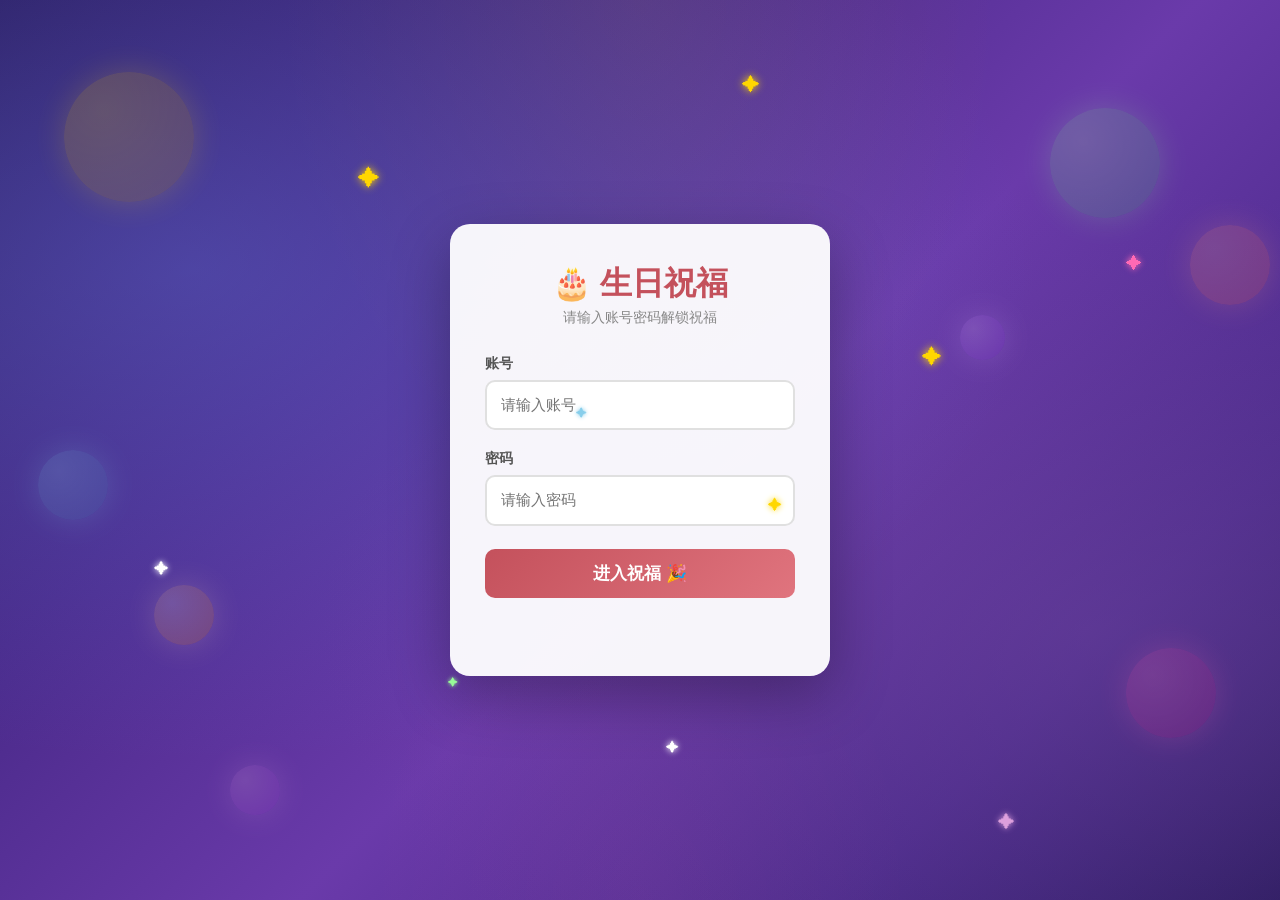
<file: index.html>
<html lang="zh-CN">

<head>
    <meta charset="utf-8">
    <meta name="viewport" content="width=device-width, initial-scale=1.0">
    <title>Happy Birthday</title>

    <link rel="stylesheet" href="css/lib/bootstrap.min.css">
    <link rel="stylesheet" href="css/index.css">
</head>

<body>
    <!-- 登录界面 -->
    <div id="login-overlay">
        <!-- 装饰元素 -->
        <div class="login-deco d1"></div>
        <div class="login-deco d2"></div>
        <div class="login-deco d3"></div>
        <div class="login-deco d4"></div>
        <div class="login-deco d5"></div>
        <div class="login-deco d6"></div>
        <div class="login-deco d7"></div>
        <div class="login-deco d8"></div>
        <div class="login-star s1"></div>
        <div class="login-star s2"></div>
        <div class="login-star s3"></div>
        <div class="login-star s4"></div>
        <div class="login-star s5"></div>
        <div class="login-star s6"></div>
        <div class="login-star s7"></div>
        <div class="login-star s8"></div>
        <div class="login-star s9"></div>
        <div class="login-star s10"></div>
        <div class="login-box">
            <h1 class="login-title">🎂 生日祝福</h1>
            <p class="login-desc">请输入账号密码解锁祝福</p>
            <div class="login-form">
                <div class="login-field">
                    <label>账号</label>
                    <input type="text" id="login-account" placeholder="请输入账号" autocomplete="off">
                </div>
                <div class="login-field">
                    <label>密码</label>
                    <input type="password" id="login-password" placeholder="请输入密码">
                </div>
                <button id="login-btn">进入祝福 🎉</button>
                <p id="login-error" class="login-error"></p>
            </div>
        </div>
    </div>

    <!-- 粒子倒计时页 -->
    <div id="particle-countdown">
        <canvas id="particle-canvas"></canvas>
        <button id="birth-start-btn" disabled>加载中...</button>
    </div>

    <!-- BGM - 首页（生日快乐钢琴版） -->
    <audio id="bgm-home" loop style="display:none">
        <source src="music/生日快乐钢琴版.mp3" />
    </audio>

    <!-- 气球容器 -->
    <div id="balloon-container"></div>

    <!-- 彩带 -->
    <canvas id="brith-confetti"></canvas>

    <!-- 主内容 -->
    <div class="main">
        <div class="container pt-5">
            <div class="row">
                <!-- 横幅图 -->
                <div class="col-12 col-xl-6 mx-auto">
                    <img src="img/banner.png" alt="banner.png">
                </div>

                <!-- 寿星 -->
                <div class="col-12  text-center">
                    <div id="name" class="birth-people-name">吴雅玲</div>
                </div>

                <!-- 祝词 -->
                <div class="col-12 text-center">
                    <div class="birth-greeting-word">
                        <div id="greeting-word" class="typing">
                            <h2><span>生日快乐呀，</span><i id="inline-name" class="birth-inline-people-name">雅玲</i><span id="people-type">小姐姐</span></h2>
                            <h2>且喜且乐，且以永日</h2>
                            <h2>一寸一礼，一寸欢喜</h2>
                            <h2>遥叩芳辰，生辰吉乐</h2>
                        </div>
                        <span id="typed" style="white-space: pre;"></span>
                    </div>
                </div>

                <!-- 蛋糕图 -->
                <div class="col-12 col-xl-3 birth-cake">
                    <img src="img/cake.gif" alt="cake.gif">
                </div>

                <!-- 前往蛋糕许愿按钮 -->
                <div class="col-12 text-center">
                    <button id="go-cake-btn" class="go-cake-btn" style="display:none;">🎂 前往蛋糕许愿 →</button>
                </div>

                <!-- 版权 -->
                <div class="col-12 text-center">
                    <span class="birth-greeting-word" id="author">&copy;2024 Spring-_-Bear</span>
                </div>
            </div>
        </div>

    <script src="js/lib/snowflakes.min.js"></script>
    <script src="js/lib/jquery.min.js"></script>
    <script src="js/lib/typed.min.js"></script>
    <script src="js/lib/dayjs.min.js"></script>
    <script src="js/confetti.js"></script>
    <script src="js/index.js"></script>
</body>

</html>
</file>
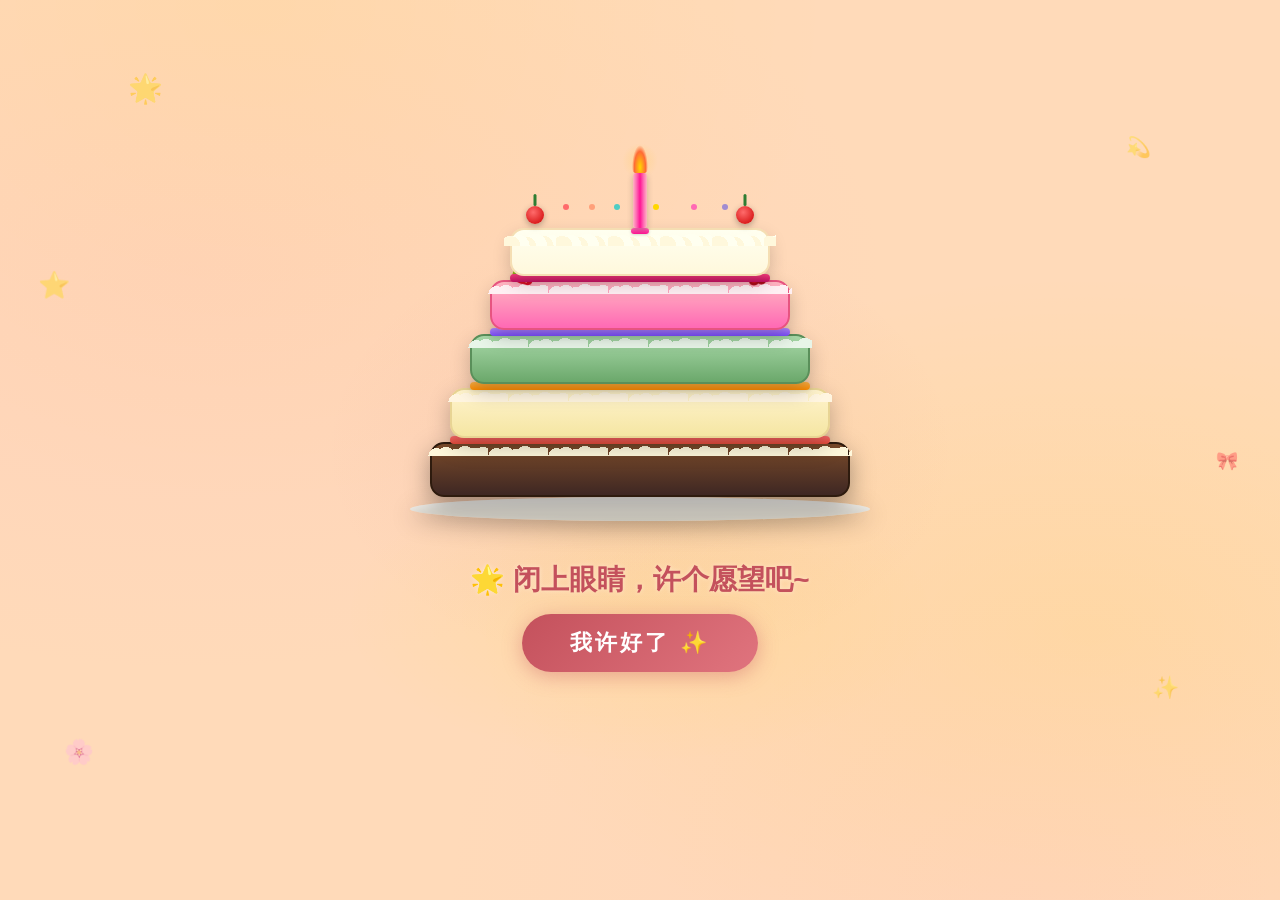
<file: cake.html>
<html lang="zh-CN">

<head>
    <meta charset="utf-8">
    <meta name="viewport" content="width=device-width, initial-scale=1.0">
    <title>🎂 许愿蛋糕</title>

    <link rel="stylesheet" href="css/cake.css">
</head>

<body>
    <!-- 蛋糕场景 -->
    <div id="cake-scene">
        <!-- 浮动背景装饰 -->
        <div class="cake-float-el cfe-1">🌟</div>
        <div class="cake-float-el cfe-2">✨</div>
        <div class="cake-float-el cfe-3">💫</div>
        <div class="cake-float-el cfe-4">🌸</div>
        <div class="cake-float-el cfe-5">🎀</div>
        <div class="cake-float-el cfe-6">⭐</div>
        <div class="scene-content">
            <!-- 蛋糕容器 -->
            <div class="cake-container">

                <!-- 盘子 -->
                <div class="cake-plate"></div>

                <!-- 第5层 - 巧克力 (底部) -->
                <div class="cake-layer layer-choco">
                    <div class="cream-swirl"></div>
                </div>
                <!-- 夹心4 - 草莓酱 -->
                <div class="filling f4"></div>

                <!-- 第4层 - 香草 -->
                <div class="cake-layer layer-vanilla">
                    <div class="cream-swirl"></div>
                </div>
                <!-- 夹心3 - 橙子酱 -->
                <div class="filling f3"></div>

                <!-- 第3层 - 抹茶 -->
                <div class="cake-layer layer-matcha">
                    <div class="cream-swirl"></div>
                </div>
                <!-- 夹心2 - 蓝莓酱 -->
                <div class="filling f2"></div>

                <!-- 第2层 - 草莓 -->
                <div class="cake-layer layer-strawberry">
                    <div class="cream-swirl"></div>
                    <span class="fruit-deco fruit-left">🍓</span>
                    <span class="fruit-deco fruit-right">🍒</span>
                </div>
                <!-- 夹心1 - 覆盆子酱 -->
                <div class="filling f1"></div>

                <!-- 顶层 - 椰子奶油 -->
                <div class="cake-layer layer-top">
                    <div class="top-cream-swirls"></div>
                    <span class="cherry cherry-left"></span>
                    <span class="cherry cherry-right"></span>
                    <div class="sprinkles-container">
                        <span class="sprinkle s1"></span>
                        <span class="sprinkle s2"></span>
                        <span class="sprinkle s3"></span>
                        <span class="sprinkle s4"></span>
                        <span class="sprinkle s5"></span>
                        <span class="sprinkle s6"></span>
                    </div>
                    <!-- 蜡烛 -->
                    <div class="candle-wrapper">
                        <div class="flame" id="cake-flame"></div>
                        <div class="flame-glow"></div>
                        <div class="candle-stick"></div>
                        <div class="candle-base"></div>
                    </div>
                </div>

            </div>

            <!-- 许愿提示 -->
            <div class="cake-wish-prompt">
                <p class="cake-wish-text">🌟 闭上眼睛，许个愿望吧~</p>
                <button class="cake-wish-btn">我许好了 ✨</button>
            </div>

            <!-- 吹蜡烛提示 -->
            <p class="cake-sub-hint" style="display:none;">👆 点击蜡烛火焰吹灭它~</p>

            <!-- 祝福结果 -->
            <div class="blow-result" style="display:none;">
                <p class="blow-text"></p>
            </div>

            <!-- 返回按钮 -->
            <div class="back-link" style="display:none;">
                <button class="back-btn" onclick="location.href='index.html'">返回首页 💝</button>
            </div>
        </div>
    </div>




    <!-- 信件区域 - 4 封随机散落 -->
    <div id="letter-container" style="display:none;">
        <div class="letter-float lf-1">🌸</div>
        <div class="letter-float lf-2">💖</div>
        <div class="letter-float lf-3">✨</div>
        <div class="letter-float lf-4">🌷</div>
        <div class="letter-float lf-5">💫</div>
        <p class="letter-arrive-title">💌 有 4 封信飞到了你身边～</p>
        <p class="letter-read-progress">已读 <span id="letter-read-count">0</span> / 4 封</p>
        <div id="letter-scatter-container">
            <!-- 辉 - 粉色中式信封 -->
            <div class="envelope-scatter env-pink" data-letter="0">
                <div class="envelope">
                    <div class="env-border"></div>
                    <div class="envelope-flap">
                        <span class="flap-seal">❤️</span>
                    </div>
                    <div class="envelope-body">
                        <div class="envelope-heart">💌</div>
                        <span class="env-ribbon-v"></span>
                        <span class="env-ribbon-h"></span>
                    </div>
                </div>
                <span class="envelope-stamp">📮</span>
                <span class="env-label">辉</span>
            </div>
            <!-- 莉 - 蓝色信封 -->
            <div class="envelope-scatter env-blue" data-letter="1">
                <div class="envelope">
                    <div class="env-border"></div>
                    <div class="envelope-flap">
                        <span class="flap-seal">💎</span>
                    </div>
                    <div class="envelope-body">
                        <div class="envelope-heart">💕</div>
                        <span class="env-star-l">★</span>
                        <span class="env-star-r">★</span>
                    </div>
                </div>
                <span class="envelope-stamp">💮</span>
                <span class="env-label">莉</span>
            </div>
            <!-- 雯 - 绿色清新信封 -->
            <div class="envelope-scatter env-green" data-letter="2">
                <div class="envelope">
                    <div class="env-border"></div>
                    <div class="envelope-flap">
                        <span class="flap-seal">🍀</span>
                    </div>
                    <div class="envelope-body">
                        <div class="envelope-heart">💪</div>
                        <span class="env-leaf l1">🌿</span>
                        <span class="env-leaf l2">🌱</span>
                    </div>
                </div>
                <span class="envelope-stamp">🌸</span>
                <span class="env-label">雯</span>
            </div>
            <!-- 霏 - 紫色浪漫信封 -->
            <div class="envelope-scatter env-purple" data-letter="3">
                <div class="envelope">
                    <div class="env-border"></div>
                    <div class="envelope-flap">
                        <span class="flap-seal">✨</span>
                    </div>
                    <div class="envelope-body">
                        <div class="envelope-heart">🤗</div>
                        <span class="env-gem">💜</span>
                    </div>
                </div>
                <span class="envelope-stamp">🌟</span>
                <span class="env-label">霏</span>
            </div>
        </div>
        <p class="letter-hint" style="display:none;">👆 点开收到的信看看吧~</p>
    </div>

    <!-- 信纸 0 - 辉 -->
    <div class="letter-paper-wrapper" data-letter="0" style="display:none;">
        <div class="letter-paper">
            <div class="letter-header">🎂 致 亲爱的雅玲</div>
            <div class="letter-line"></div>
            <div class="letter-content">
                <p>亲爱的雅玲：</p>
                <p>在这个特别的日子里，</p>
                <p>愿你的笑容如阳光般灿烂，</p>
                <p>愿你的生活如蛋糕般甜美～</p>
                <p>🎈 生日快乐，愿所有美好都如期而至！</p>
                <p style="margin-top:20px;text-align:right;">—— 辉 💝</p>
            </div>
            <div class="close-letter">✕ 关闭</div>
        </div>
    </div>

    <!-- 信纸 1 - 莉 -->
    <div class="letter-paper-wrapper" data-letter="1" style="display:none;">
        <div class="letter-paper">
            <div class="letter-header">💌 来自 莉 的信</div>
            <div class="letter-line"></div>
            <div class="letter-content">
                <p>宝宝生日快乐，天天开心，结识你的十年是最开心的十年，我们以后还要有很多很多个十年，说不完道不清的缘分，从最初的相识相伴到老到一起来到天津，再到现如今，我们的未来要一直交织在一起！闺蜜我爱你～</p>
                <p style="margin-top:20px;text-align:right;">—— 莉 💕</p>
            </div>
            <div class="close-letter">✕ 关闭</div>
        </div>
    </div>

    <!-- 信纸 2 - 雯 -->
    <div class="letter-paper-wrapper" data-letter="2" style="display:none;">
        <div class="letter-paper">
            <div class="letter-header">💕 来自 雯 的信</div>
            <div class="letter-line"></div>
            <div class="letter-content">
                <p>宝子，生日快乐。第二个10年，祝你身材越来越好，早日找到crush</p>
                <p style="margin-top:20px;text-align:right;">—— 雯 💪</p>
            </div>
            <div class="close-letter">✕ 关闭</div>
        </div>
    </div>

    <!-- 信纸 3 - 霏 -->
    <div class="letter-paper-wrapper" data-letter="3" style="display:none;">
        <div class="letter-paper">
            <div class="letter-header">💖 来自 霏 的信</div>
            <div class="letter-line"></div>
            <div class="letter-content">
                <p>吴雅玲，生日快乐。很庆幸生命里有你这个朋友，新的一岁不用事事完美，只愿你平安、开心，被好好爱着，我会一直陪着你。</p>
                <p style="margin-top:20px;text-align:right;">—— 霏 🤗</p>
            </div>
            <div class="close-letter">✕ 关闭</div>
        </div>
    </div>

    <!-- 多礼物选择页 -->
    <div id="gift-container" style="display:none;">
        <div class="gift-float gf-1">🎀</div>
        <div class="gift-float gf-2">✨</div>
        <div class="gift-float gf-3">💝</div>
        <div class="gift-float gf-4">⭐</div>
        <div class="gift-float gf-5">🎉</div>
        <div class="gift-float gf-6">💖</div>
        <p class="gift-arrive-title">🎁 有 3 份礼物在等着你</p>
        <p class="gift-read-progress">已拆 <span id="gift-open-count">0</span> / 3 份</p>

        <div class="gift-gallery">
            <!-- 礼物 1：红丝带惊喜礼盒 -->
            <div class="gift-item" data-gift="0">
                <div class="gift-card">
                    <div class="gift-box">
                        <div class="gift-lid">
                            <div class="lid-ribbon-v"></div>
                            <div class="lid-ribbon-h"></div>
                        </div>
                        <div class="gift-body">
                            <div class="gift-ribbon-v"></div>
                            <div class="gift-ribbon-h"></div>
                            <div class="gift-bow">🎀</div>
                        </div>
                    </div>
                    <span class="gift-item-label">🎁 第一个礼物</span>
                </div>
            </div>
            <!-- 礼物 2：视频礼盒（蓝） -->
            <div class="gift-item video-gift" data-gift="1" data-video="1">
                <div class="gift-card">
                    <div class="gift-box gift-box-blue">
                        <div class="gift-lid">
                            <div class="lid-ribbon-v"></div>
                            <div class="lid-ribbon-h"></div>
                        </div>
                        <div class="gift-body">
                            <div class="gift-ribbon-v"></div>
                            <div class="gift-ribbon-h"></div>
                            <div class="gift-bow">🎀</div>
                            <span class="gift-video-badge">🎬</span>
                        </div>
                    </div>
                    <span class="gift-item-label">🎁 第二个礼物</span>
                </div>
            </div>
            <!-- 礼物 3：视频礼盒（金） -->
            <div class="gift-item video-gift" data-gift="2" data-video="2">
                <div class="gift-card">
                    <div class="gift-box gift-box-gold">
                        <div class="gift-lid">
                            <div class="lid-ribbon-v"></div>
                            <div class="lid-ribbon-h"></div>
                        </div>
                        <div class="gift-body">
                            <div class="gift-ribbon-v"></div>
                            <div class="gift-ribbon-h"></div>
                            <div class="gift-bow">🎀</div>
                            <span class="gift-video-badge">🎬</span>
                        </div>
                    </div>
                    <span class="gift-item-label">🎁 第三个礼物</span>
                </div>
            </div>
        </div>
        <p class="gift-hint">👆 点击礼物拆开看看吧~</p>
    </div>

    <!-- 视频播放器遮罩 -->
    <div id="video-player-overlay" style="display:none;">
        <div class="video-player-bg"></div>
        <div class="video-player-card">
            <video id="gift-video" controls autoplay>
                <source id="gift-video-source" src="" type="video/mp4" />
            </video>
            <div class="video-close-area">
                <button class="video-close-btn">✕ 关闭视频</button>
            </div>
        </div>
    </div>

    <!-- 通用过渡遮罩 -->
    <div id="transition-overlay" style="display:none;">
        <div class="transition-inner">
            <div class="transition-icon">💌</div>
            <div class="transition-text">有几封信正在路上...</div>
            <div class="transition-dots">
                <span></span><span></span><span></span>
            </div>
        </div>
    </div>

    <!-- 祝福弹窗容器 -->
    <div id="popup-container"></div>

    <!-- 写给未来自己的一封信 -->
    <div id="future-letter" style="display:none;">
        <div class="future-float ff-1">📬</div>
        <div class="future-float ff-2">🌟</div>
        <div class="future-float ff-3">💌</div>
        <div class="future-float ff-4">✨</div>
        <div class="future-float ff-5">🌙</div>
        <div class="future-float ff-6">⭐</div>
        <div class="future-card">
            <h2 class="future-title">📝 给未来自己的一封信</h2>
            <p class="future-desc">写一段话送给一年后的自己吧～</p>
            <textarea id="future-message" placeholder="亲爱的自己，我想对你说..." maxlength="500"></textarea>
            <div class="future-actions">
                <button id="future-send-btn">💌 寄给未来</button>
            </div>
            <p id="future-status" class="future-status"></p>
        </div>
    </div>

    <!-- 总结祝福语 -->
    <div id="final-blessing" style="display:none;">
        <div class="final-floating ff1">🎉</div>
        <div class="final-floating ff2">✨</div>
        <div class="final-floating ff3">💫</div>
        <div class="final-floating ff4">🌟</div>
        <div class="final-floating ff5">🎊</div>
        <div class="final-floating ff6">💖</div>
        <div class="final-floating ff7">🌸</div>
        <div class="final-floating ff8">⭐</div>
        <div class="final-card">
            <div class="final-confetti-bg"></div>
            <div class="final-content">
                <div class="final-icon">🎉</div>
                <h1 class="final-title">致 雅玲</h1>
                <div class="final-line"></div>
                <div class="final-summary">
                    <p class="final-step">🌟 你许下了一个美好的愿望</p>
                    <p class="final-step">🕯️ 吹灭了蜡烛，绽放了满天烟火</p>
                    <p class="final-step">💌 收到了 4 封装满祝福的信</p>
                    <p class="final-step">🎁 打开了 3 份朋友的礼物</p>
                    <p class="final-step">💫 收获了 200 份暖心祝福</p>
                    <p class="final-step">📬 还给未来的自己写了一封信</p>
                </div>
                <div class="final-divider"></div>
                <div class="final-wish">
                    <p>愿你的每一天都像今天一样</p>
                    <p>被爱包围，被幸福填满 💝</p>
                </div>
                <div class="final-ending">
                    <p>🎂 生日快乐，永远快乐！</p>
                </div>
                <div class="final-line"></div>
                <div class="final-signature">—— 永远祝福你的朋友</div>
                <div class="back-link">
                    <button class="back-btn" onclick="location.href='index.html'">返回首页 💝</button>
                </div>
            </div>
        </div>
    </div>

    <script src="js/lib/jquery.min.js"></script>
    <script src="js/cake.js"></script>

    <!-- BGM -->
    <audio id="bgm-cake" preload="auto" src="music/生日快乐钢琴版.mp3" loop></audio>
    <audio id="bgm-letter" preload="auto" src="music/童话.aac" loop></audio>
</body>

</html>
</file>
<file: css/index.css>
body {
    background:
        radial-gradient(ellipse at 20% 50%, rgba(255,182,193,0.15) 0%, transparent 50%),
        radial-gradient(ellipse at 80% 20%, rgba(255,215,0,0.1) 0%, transparent 40%),
        radial-gradient(ellipse at 50% 80%, rgba(196,81,92,0.08) 0%, transparent 40%),
        #FFDAB9;
    min-height: 100vh;
}

img {
    width: 100%;
}

/* ===== 全局浮动装饰粒子 ===== */
.ambient-particle {
    position: fixed;
    border-radius: 50%;
    pointer-events: none;
    z-index: 0;
    animation: ambientFloat linear infinite;
}

@keyframes ambientFloat {
    0% { transform: translateY(0) scale(1); opacity: 0; }
    10% { opacity: 0.4; }
    50% { transform: translateY(-30vh) scale(1.2); opacity: 0.6; }
    90% { opacity: 0.2; }
    100% { transform: translateY(-60vh) scale(0.8); opacity: 0; }
}

/* ===== 粒子倒计时页 ===== */

#particle-countdown {
    position: fixed;
    left: 0;
    top: 0;
    width: 100%;
    height: 100%;
    z-index: 999;
    background:
        radial-gradient(ellipse at 20% 20%, rgba(20,100,200,0.2) 0%, transparent 45%),
        radial-gradient(ellipse at 80% 30%, rgba(120,40,180,0.25) 0%, transparent 40%),
        radial-gradient(ellipse at 50% 80%, rgba(180,60,120,0.12) 0%, transparent 35%),
        radial-gradient(ellipse at 10% 70%, rgba(255,215,0,0.06) 0%, transparent 30%),
        linear-gradient(135deg, #0a0a2e 0%, #1a1a3e 25%, #2d1b4e 50%, #1a1a3e 75%, #0a0a2e 100%);
    overflow: hidden;
}

#particle-countdown canvas {
    position: absolute;
    left: 0;
    top: 0;
    width: 100%;
    height: 100%;
    display: block;
}

#birth-start-btn {
    padding: 16px 48px;
    position: fixed;
    left: 50%;
    top: 62%;
    transform: translate(-50%, -50%);
    z-index: 1000;
    font-size: 20px;
    font-weight: 700;
    outline: none;
    border-radius: 50px;
    cursor: pointer;
    transition: all .3s ease;
    border: 2px solid rgba(255, 215, 0, 0.5);
    color: #FFD700;
    background: rgba(255, 255, 255, 0.08);
    backdrop-filter: blur(8px);
    letter-spacing: 3px;
    font-family: 'Microsoft YaHei', sans-serif;
    text-shadow: 0 0 10px rgba(255, 215, 0, 0.3);
    box-shadow: 0 4px 25px rgba(0,0,0,0.3);
}

#birth-start-btn:hover:not(:disabled) {
    transform: translate(-50%, -50%) scale(1.08);
    border-color: #FFD700;
    box-shadow: 0 6px 35px rgba(255, 215, 0, 0.3), 0 0 30px rgba(255, 215, 0, 0.15);
}

#birth-start-btn:active:not(:disabled) {
    transform: translate(-50%, -50%) scale(0.95);
}

#birth-start-btn:disabled {
    opacity: 0.6;
    cursor: default;
}

/* 倒计时页浮动装饰 */
.countdown-sparkle {
    position: fixed;
    pointer-events: none;
    z-index: 999;
    animation: sparkleFloat linear infinite;
}

.countdown-sparkle::before {
    content: '✨';
    font-size: inherit;
}

.countdown-sparkle.sp1 { font-size: 24px; top: 8%; left: 12%; animation-duration: 6s; }
.countdown-sparkle.sp2 { font-size: 18px; top: 75%; left: 88%; animation-duration: 8s; animation-delay: 1s; }
.countdown-sparkle.sp3 { font-size: 20px; top: 50%; left: 6%; animation-duration: 7s; animation-delay: 2s; }
.countdown-sparkle.sp4 { font-size: 16px; top: 20%; left: 85%; animation-duration: 9s; animation-delay: 0.5s; }
.countdown-sparkle.sp5 { font-size: 22px; top: 85%; left: 30%; animation-duration: 5s; animation-delay: 3s; }
.countdown-sparkle.sp6 { font-size: 14px; top: 15%; left: 55%; animation-duration: 7s; animation-delay: 1.5s; }
.countdown-sparkle.sp7 { font-size: 26px; top: 65%; left: 15%; animation-duration: 8s; animation-delay: 2.5s; }
.countdown-sparkle.sp8 { font-size: 16px; top: 35%; left: 80%; animation-duration: 6s; animation-delay: 0.8s; }

@keyframes sparkleFloat {
    0% { transform: translateY(0) scale(0.8); opacity: 0.4; }
    50% { transform: translateY(-20px) scale(1.2); opacity: 0.9; }
    100% { transform: translateY(0) scale(0.8); opacity: 0.4; }
}

/* 祝福页浮动爱心装饰 */
.birthday-heart {
    position: fixed;
    pointer-events: none;
    z-index: 2;
    animation: heartFloat linear infinite;
    opacity: 0.3;
    font-size: 20px;
}

.birthday-heart.h1 { top: 5%; left: 10%; animation-duration: 7s; }
.birthday-heart.h2 { top: 80%; left: 90%; animation-duration: 9s; animation-delay: 1s; }
.birthday-heart.h3 { top: 15%; left: 85%; animation-duration: 6s; animation-delay: 2s; }
.birthday-heart.h4 { top: 70%; left: 5%; animation-duration: 8s; animation-delay: 3s; }
.birthday-heart.h5 { top: 50%; left: 95%; animation-duration: 10s; animation-delay: 0.5s; }

@keyframes heartFloat {
    0% { transform: translateY(0) rotate(0deg) scale(1); }
    25% { transform: translateY(-15px) rotate(10deg) scale(1.1); }
    50% { transform: translateY(0) rotate(0deg) scale(1); }
    75% { transform: translateY(-15px) rotate(-10deg) scale(1.1); }
    100% { transform: translateY(0) rotate(0deg) scale(1); }
}

/* 生日模式 - 按钮发光 */
#particle-countdown.birthday-mode #birth-start-btn {
    border-color: rgba(255, 215, 0, 0.8);
    background: linear-gradient(135deg, rgba(255,215,0,0.15), rgba(255,215,0,0.05));
    box-shadow: 0 4px 35px rgba(255, 215, 0, 0.3), 0 0 50px rgba(255, 215, 0, 0.1);
    animation: btnGlowPulse 2s ease-in-out infinite;
}

@keyframes btnGlowPulse {
    0%, 100% { box-shadow: 0 4px 35px rgba(255, 215, 0, 0.3), 0 0 30px rgba(255, 215, 0, 0.1); }
    50% { box-shadow: 0 4px 45px rgba(255, 215, 0, 0.5), 0 0 60px rgba(255, 215, 0, 0.2); }
}

#brith-confetti {
    position: absolute;
    left: 0;
    top: 0;
    height: 100%;
    width: 100%;
}

/* 祝福主页背景环境光 */
.main {
    position: relative;
    min-height: 100vh;
    background:
        radial-gradient(ellipse at 20% 30%, rgba(255,182,193,0.12) 0%, transparent 45%),
        radial-gradient(ellipse at 80% 70%, rgba(255,215,0,0.08) 0%, transparent 40%),
        radial-gradient(ellipse at 50% 10%, rgba(196,81,92,0.06) 0%, transparent 35%);
}

.birth-people-name {
    text-align: center;
    font-size: 70px;
    color: #C4515C;
    letter-spacing: -7px;
    font-weight: 700;
    text-transform: uppercase;
    animation: brith-sway-animation 2s ease-out infinite;
    text-shadow: 0 0 5px #fff, 0 0 7px #fff;
}

.birth-greeting-word {
    font-size: 25px;
    color: #C4515C;
}

.birth-inline-people-name {
    text-transform: capitalize;
}

.birth-cake {
    transform: translate(-50%, -10%);
    left: 50%;
}

.brith-balloon {
    position: fixed;
    top: 100%;
    opacity: 0.5;
    z-index: 99999999;
}

/* ===== 登录界面 ===== */
#login-overlay {
    position: fixed;
    left: 0;
    top: 0;
    width: 100%;
    height: 100%;
    z-index: 99999;
    background:
        radial-gradient(ellipse at 15% 30%, rgba(102,126,234,0.35) 0%, transparent 55%),
        radial-gradient(ellipse at 85% 70%, rgba(118,75,162,0.4) 0%, transparent 50%),
        radial-gradient(ellipse at 50% 0%, rgba(255,215,0,0.08) 0%, transparent 40%),
        radial-gradient(ellipse at 50% 100%, rgba(255,105,180,0.06) 0%, transparent 30%),
        linear-gradient(135deg, #2a1a5e 0%, #4a2a8a 30%, #6a3aaa 55%, #4a2a8a 80%, #2a1a5e 100%);
    display: flex;
    justify-content: center;
    align-items: center;
    font-family: 'Microsoft YaHei', sans-serif;
    overflow: hidden;
}

/* 登录页浮动装饰 */
.login-deco {
    position: absolute;
    border-radius: 50%;
    pointer-events: none;
    animation: loginFloat linear infinite;
    opacity: 0.18;
    box-shadow: 0 0 30px currentColor;
}

.login-deco.d1 { width: 130px; height: 130px; background: radial-gradient(circle at 30% 30%, #FFD700, #B8860B); color: #FFD700; top: 8%; left: 5%; animation-duration: 9s; }
.login-deco.d2 { width: 90px; height: 90px; background: radial-gradient(circle at 30% 30%, #FF69B4, #C71585); color: #FF69B4; top: 72%; left: 88%; animation-duration: 11s; animation-delay: 1s; }
.login-deco.d3 { width: 70px; height: 70px; background: radial-gradient(circle at 30% 30%, #87CEEB, #4682B4); color: #87CEEB; top: 50%; left: 3%; animation-duration: 8s; animation-delay: 2s; }
.login-deco.d4 { width: 110px; height: 110px; background: radial-gradient(circle at 30% 30%, #98FB98, #3CB371); color: #98FB98; top: 12%; left: 82%; animation-duration: 10s; animation-delay: 0.5s; }
.login-deco.d5 { width: 50px; height: 50px; background: radial-gradient(circle at 30% 30%, #DDA0DD, #9932CC); color: #DDA0DD; top: 85%; left: 18%; animation-duration: 12s; animation-delay: 1.5s; }
.login-deco.d6 { width: 80px; height: 80px; background: radial-gradient(circle at 30% 30%, #FFA07A, #FF6347); color: #FFA07A; top: 25%; left: 93%; animation-duration: 9s; animation-delay: 3s; }
.login-deco.d7 { width: 45px; height: 45px; background: radial-gradient(circle at 30% 30%, #E0B0FF, #8A2BE2); color: #E0B0FF; top: 35%; left: 75%; animation-duration: 7s; animation-delay: 4s; }
.login-deco.d8 { width: 60px; height: 60px; background: radial-gradient(circle at 30% 30%, #FFDAB9, #FF8C00); color: #FFDAB9; top: 65%; left: 12%; animation-duration: 10s; animation-delay: 2.5s; }

@keyframes loginFloat {
    0% { transform: translateY(0) scale(1); }
    50% { transform: translateY(-35px) scale(1.15); }
    100% { transform: translateY(0) scale(1); }
}

/* 登录页闪烁星星 */
.login-star {
    position: absolute;
    pointer-events: none;
    animation: loginStarTwinkle linear infinite;
}

.login-star::before {
    content: '✦';
    font-size: inherit;
}

.login-star.s1 { font-size: 22px; color: #FFD700; top: 18%; left: 28%; animation-duration: 2.5s; text-shadow: 0 0 8px #FFD700; }
.login-star.s2 { font-size: 15px; color: #fff; top: 62%; left: 12%; animation-duration: 3.5s; animation-delay: 0.8s; text-shadow: 0 0 6px #fff; }
.login-star.s3 { font-size: 20px; color: #FFD700; top: 38%; left: 72%; animation-duration: 3s; animation-delay: 0.4s; text-shadow: 0 0 8px #FFD700; }
.login-star.s4 { font-size: 13px; color: #fff; top: 82%; left: 52%; animation-duration: 4s; animation-delay: 1.5s; text-shadow: 0 0 6px #fff; }
.login-star.s5 { font-size: 18px; color: #FFD700; top: 8%; left: 58%; animation-duration: 3.2s; animation-delay: 1.2s; text-shadow: 0 0 8px #FFD700; }
.login-star.s6 { font-size: 11px; color: #87CEEB; top: 45%; left: 45%; animation-duration: 4.5s; animation-delay: 0.2s; text-shadow: 0 0 4px #87CEEB; }
.login-star.s7 { font-size: 16px; color: #FF69B4; top: 28%; left: 88%; animation-duration: 3.8s; animation-delay: 2s; text-shadow: 0 0 6px #FF69B4; }
.login-star.s8 { font-size: 10px; color: #98FB98; top: 75%; left: 35%; animation-duration: 5s; animation-delay: 3s; text-shadow: 0 0 4px #98FB98; }
.login-star.s9 { font-size: 14px; color: #FFD700; top: 55%; left: 60%; animation-duration: 2.8s; animation-delay: 1.8s; text-shadow: 0 0 6px #FFD700; }
.login-star.s10 { font-size: 17px; color: #DDA0DD; top: 90%; left: 78%; animation-duration: 3.6s; animation-delay: 0.6s; text-shadow: 0 0 6px #DDA0DD; }

@keyframes loginStarTwinkle {
    0%, 100% { opacity: 0.2; transform: scale(0.8) rotate(0deg); }
    50% { opacity: 1; transform: scale(1.2) rotate(180deg); }
}

.login-box {
    background: rgba(255, 255, 255, 0.95);
    border-radius: 20px;
    padding: 40px 35px;
    width: 380px;
    max-width: 90%;
    box-shadow: 0 20px 60px rgba(0, 0, 0, 0.3);
    text-align: center;
    animation: login-fade-in 0.8s ease-out;
}

@keyframes login-fade-in {
    from {
        opacity: 0;
        transform: translateY(-30px) scale(0.95);
    }
    to {
        opacity: 1;
        transform: translateY(0) scale(1);
    }
}

.login-title {
    font-size: 32px;
    color: #C4515C;
    margin-bottom: 5px;
    font-weight: 700;
}

.login-desc {
    color: #888;
    font-size: 14px;
    margin-bottom: 25px;
}

.login-form {
    display: flex;
    flex-direction: column;
    gap: 18px;
}

.login-field {
    text-align: left;
}

.login-field label {
    display: block;
    font-size: 14px;
    color: #555;
    margin-bottom: 6px;
    font-weight: 600;
}

.login-field input {
    width: 100%;
    padding: 12px 14px;
    border: 2px solid #e0e0e0;
    border-radius: 10px;
    font-size: 15px;
    outline: none;
    transition: border-color 0.3s;
    box-sizing: border-box;
}

.login-field input:focus {
    border-color: #C4515C;
}

#login-btn {
    width: 100%;
    padding: 12px 0;
    background: linear-gradient(135deg, #C4515C, #e0747e);
    color: #fff;
    border: none;
    border-radius: 10px;
    font-size: 17px;
    font-weight: 600;
    cursor: pointer;
    transition: all 0.3s;
    margin-top: 5px;
}

#login-btn:hover {
    transform: translateY(-2px);
    box-shadow: 0 8px 20px rgba(196, 81, 92, 0.4);
}

#login-btn:active {
    transform: translateY(0);
}

.login-error {
    color: #e74c3c;
    font-size: 13px;
    min-height: 20px;
    margin: 0;
}

@keyframes brith-sway-animation {
    0% {
        transform: rotateZ(0);
    }

    25% {
        transform: rotateZ(10deg);
    }

    50% {
        transform: rotateZ(0deg);
    }

    75% {
        transform: rotateZ(-10deg);
    }
}

/* ===== 随机气球 ===== */
#balloon-container {
    position: fixed;
    top: 0;
    left: 0;
    width: 100%;
    height: 100%;
    pointer-events: none;
    z-index: 1;
    overflow: hidden;
}

.floating-balloon {
    position: absolute;
    bottom: -120px;
    animation: balloonFloatUp linear forwards;
    opacity: 0.85;
}

.floating-balloon .balloon-body {
    width: 100%;
    aspect-ratio: 1;
    border-radius: 50% 50% 50% 50%;
    position: relative;
    box-shadow: inset -6px -6px 12px rgba(0,0,0,0.15), inset 6px 6px 12px rgba(255,255,255,0.2);
}

.floating-balloon .balloon-tail {
    width: 2px;
    height: 35px;
    background: rgba(0,0,0,0.2);
    margin: 0 auto;
    position: relative;
}

.floating-balloon .balloon-tail::after {
    content: '▽';
    position: absolute;
    bottom: -6px;
    left: 50%;
    transform: translateX(-50%);
    font-size: 8px;
    color: rgba(0,0,0,0.25);
}

@keyframes balloonFloatUp {
    0% {
        transform: translateY(0) rotate(0deg);
        opacity: 0.7;
    }
    100% {
        transform: translateY(-110vh) rotate(8deg);
        opacity: 0;
    }
}

/* ===== 前往蛋糕许愿按钮 ===== */

.go-cake-btn {
    display: inline-block;
    margin: 25px auto 15px;
    padding: 16px 50px;
    background: linear-gradient(135deg, #C4515C, #e0747e);
    color: #fff;
    font-size: 22px;
    font-weight: 700;
    border: none;
    border-radius: 50px;
    cursor: pointer;
    letter-spacing: 3px;
    box-shadow: 0 6px 30px rgba(196, 81, 92, 0.4);
    transition: all 0.4s cubic-bezier(0.68, -0.55, 0.27, 1.55);
    outline: none;
    animation: goCakePulse 2s ease-in-out infinite;
    position: relative;
    z-index: 10;
}

.go-cake-btn:hover {
    transform: scale(1.08);
    box-shadow: 0 8px 40px rgba(196, 81, 92, 0.6);
}

.go-cake-btn:active {
    transform: scale(0.95);
}

@keyframes goCakePulse {
    0%, 100% { box-shadow: 0 6px 30px rgba(196, 81, 92, 0.4); }
    50% { box-shadow: 0 6px 45px rgba(196, 81, 92, 0.7), 0 0 20px rgba(196, 81, 92, 0.2); }
}

/* ===== 页面跳转过渡遮罩 ===== */

.page-transition {
    position: fixed;
    left: 0;
    top: 0;
    width: 100%;
    height: 100%;
    z-index: 99999;
    background: linear-gradient(135deg, #0a0a2e 0%, #1a1a3e 50%, #2d1b4e 100%);
    display: flex;
    justify-content: center;
    align-items: center;
    animation: ptFadeIn 0.6s ease-out;
}

.page-transition .pt-content {
    text-align: center;
    animation: ptBounce 1.5s ease-in-out infinite;
}

.page-transition .pt-icon {
    font-size: 80px;
    margin-bottom: 20px;
}

.page-transition .pt-text {
    font-size: 28px;
    color: #FFD700;
    font-weight: 700;
    letter-spacing: 4px;
    text-shadow: 0 0 20px rgba(255,215,0,0.4);
}

@keyframes ptFadeIn {
    from { opacity: 0; }
    to { opacity: 1; }
}

@keyframes ptBounce {
    0%, 100% { transform: translateY(0); }
    50% { transform: translateY(-15px); }
}
</file>
<file: css/cake.css>
* {
    margin: 0;
    padding: 0;
    box-sizing: border-box;
}

body {
    min-height: 100vh;
    display: flex;
    justify-content: center;
    align-items: center;
    font-family: "Microsoft YaHei", sans-serif;
    overflow: hidden;
    background:
        radial-gradient(ellipse at 15% 30%, rgba(255,182,193,0.2) 0%, transparent 45%),
        radial-gradient(ellipse at 85% 70%, rgba(255,215,0,0.12) 0%, transparent 40%),
        radial-gradient(ellipse at 50% 50%, rgba(196,81,92,0.08) 0%, transparent 35%),
        #FFDAB9;
}

#cake-scene {
    width: 100%;
    height: 100vh;
    display: flex;
    justify-content: center;
    align-items: center;
    position: relative;
    z-index: 1;
    background:
        radial-gradient(ellipse at 20% 0%, rgba(255,215,0,0.08) 0%, transparent 40%),
        radial-gradient(ellipse at 80% 100%, rgba(255,182,193,0.15) 0%, transparent 40%);
}

.scene-content {
    text-align: center;
    position: relative;
    z-index: 2;
}

/* ===== 蛋糕 ===== */

.cake-container {
    position: relative;
    display: flex;
    flex-direction: column-reverse;
    align-items: center;
    width: 520px;
    margin: 0 auto;
}

/* 更流畅的掉落动画 */
@keyframes dropSmooth {
    0%   { transform: translateY(-800px) scaleY(0.3) scaleX(0.8); opacity: 0; }
    30%  { opacity: 1; transform: translateY(8px) scaleY(1.02) scaleX(1); }
    50%  { transform: translateY(-4px) scaleY(0.98); }
    68%  { transform: translateY(3px) scaleY(1.01); }
    82%  { transform: translateY(-1px); }
    94%  { transform: translateY(1px); }
    100% { transform: translateY(0); opacity: 1; }
}

.cake-layer {
    border-radius: 14px;
    position: relative;
    animation: dropSmooth 0.9s cubic-bezier(0.22, 1, 0.36, 1) forwards;
    opacity: 0;
}

/* 盘子 - 加大 */
.cake-plate {
    width: 460px;
    height: 24px;
    background: linear-gradient(180deg, #F0EDE8, #C8C4B8);
    border-radius: 50%;
    box-shadow: 0 6px 25px rgba(0,0,0,0.3), inset 0 2px 8px rgba(255,255,255,0.4);
    animation: dropSmooth 0.7s cubic-bezier(0.22, 1, 0.36, 1) forwards;
    animation-delay: 0.08s;
    opacity: 0;
}

/* 所有蛋糕层通用奶油裱花顶部 */
.cream-swirl {
    position: absolute;
    top: -12px;
    left: -4px;
    right: -4px;
    height: 24px;
    background: radial-gradient(circle at 14% 100%, #FFF8DC 8px, transparent 8px),
                radial-gradient(circle at 30% 100%, #FFF8DC 9px, transparent 9px),
                radial-gradient(circle at 46% 100%, #FFF8DC 7px, transparent 7px),
                radial-gradient(circle at 62% 100%, #FFF8DC 10px, transparent 10px),
                radial-gradient(circle at 78% 100%, #FFF8DC 8px, transparent 8px),
                radial-gradient(circle at 92% 100%, #FFF8DC 9px, transparent 9px);
    background-size: 60px 24px;
    background-repeat: repeat-x;
    z-index: 2;
}

/* ===== 各层蛋糕样式 ===== */

/* 第5层 - 巧克力（底部） */
.layer-choco {
    width: 420px;
    height: 55px;
    background: linear-gradient(180deg, #7B4B2A, #3E2723);
    border: 2px solid #2E1B0E;
    box-shadow: 0 8px 25px rgba(0,0,0,0.35);
    animation-delay: 0.3s;
    z-index: 1;
}

/* 第4层 - 香草 */
.layer-vanilla {
    width: 380px;
    height: 50px;
    background: linear-gradient(180deg, #FFF3CD, #F5E6A3);
    border: 2px solid #E8D494;
    box-shadow: 0 8px 22px rgba(0,0,0,0.25);
    animation-delay: 0.7s;
    z-index: 2;
}

.layer-vanilla .cream-swirl {
    background: radial-gradient(circle at 14% 100%, #FFF5E0 8px, transparent 8px),
                radial-gradient(circle at 30% 100%, #FFF5E0 9px, transparent 9px),
                radial-gradient(circle at 46% 100%, #FFF5E0 7px, transparent 7px),
                radial-gradient(circle at 62% 100%, #FFF5E0 10px, transparent 10px),
                radial-gradient(circle at 78% 100%, #FFF5E0 8px, transparent 8px),
                radial-gradient(circle at 92% 100%, #FFF5E0 9px, transparent 9px);
    background-size: 60px 24px;
    background-repeat: repeat-x;
}

/* 第3层 - 抹茶 */
.layer-matcha {
    width: 340px;
    height: 50px;
    background: linear-gradient(180deg, #A8D8A8, #6BA86B);
    border: 2px solid #5A8F5A;
    box-shadow: 0 8px 20px rgba(0,0,0,0.22);
    animation-delay: 1.1s;
    z-index: 3;
}

.layer-matcha .cream-swirl {
    background: radial-gradient(circle at 14% 100%, #E8F5E8 8px, transparent 8px),
                radial-gradient(circle at 30% 100%, #E8F5E8 9px, transparent 9px),
                radial-gradient(circle at 46% 100%, #E8F5E8 7px, transparent 7px),
                radial-gradient(circle at 62% 100%, #E8F5E8 10px, transparent 10px),
                radial-gradient(circle at 78% 100%, #E8F5E8 8px, transparent 8px),
                radial-gradient(circle at 92% 100%, #E8F5E8 9px, transparent 9px);
    background-size: 60px 24px;
    background-repeat: repeat-x;
}

/* 第2层 - 草莓 */
.layer-strawberry {
    width: 300px;
    height: 50px;
    background: linear-gradient(180deg, #FFB6C1, #FF69B4);
    border: 2px solid #E75480;
    box-shadow: 0 8px 18px rgba(0,0,0,0.2);
    animation-delay: 1.5s;
    z-index: 4;
}

.layer-strawberry .cream-swirl {
    background: radial-gradient(circle at 14% 100%, #FFF0F3 8px, transparent 8px),
                radial-gradient(circle at 30% 100%, #FFF0F3 9px, transparent 9px),
                radial-gradient(circle at 46% 100%, #FFF0F3 7px, transparent 7px),
                radial-gradient(circle at 62% 100%, #FFF0F3 10px, transparent 10px),
                radial-gradient(circle at 78% 100%, #FFF0F3 8px, transparent 8px),
                radial-gradient(circle at 92% 100%, #FFF0F3 9px, transparent 9px);
    background-size: 60px 24px;
    background-repeat: repeat-x;
}

/* 水果装饰 */
.fruit-deco {
    position: absolute;
    top: -20px;
    font-size: 20px;
    z-index: 5;
    animation: fruitBounce 2s ease-in-out infinite;
}

.fruit-deco.fruit-left {
    left: 18px;
    animation-delay: 0s;
}

.fruit-deco.fruit-right {
    right: 18px;
    animation-delay: 1s;
}

@keyframes fruitBounce {
    0%, 100% { transform: translateY(0) rotate(0deg); }
    50% { transform: translateY(-6px) rotate(8deg); }
}

/* 夹心层 */
.filling {
    position: relative;
    z-index: 2;
    animation: dropSmooth 0.7s cubic-bezier(0.22, 1, 0.36, 1) forwards;
    border-radius: 6px;
    opacity: 0;
}

.filling.f4 {
    width: 380px;
    height: 8px;
    background: linear-gradient(180deg, #FF6B6B, #E74C3C);
    animation-delay: 0.45s;
    margin: -2px 0;
    z-index: 2;
    box-shadow: 0 1px 4px rgba(0,0,0,0.1);
}

.filling.f3 {
    width: 340px;
    height: 8px;
    background: linear-gradient(180deg, #FFB347, #FF8C00);
    animation-delay: 0.85s;
    margin: -2px 0;
    z-index: 3;
    box-shadow: 0 1px 4px rgba(0,0,0,0.1);
}

.filling.f2 {
    width: 300px;
    height: 8px;
    background: linear-gradient(180deg, #B388FF, #7C4DFF);
    animation-delay: 1.25s;
    margin: -2px 0;
    z-index: 4;
    box-shadow: 0 1px 4px rgba(0,0,0,0.1);
}

.filling.f1 {
    width: 260px;
    height: 8px;
    background: linear-gradient(180deg, #FF4081, #C51162);
    animation-delay: 1.65s;
    margin: -2px 0;
    z-index: 5;
    box-shadow: 0 1px 4px rgba(0,0,0,0.1);
}

/* ===== 顶层 - 椰子奶油 ===== */

.layer-top {
    width: 260px;
    height: 48px;
    background: linear-gradient(180deg, #FFFFF0, #FFF8DC);
    border: 2px solid #F5DEB3;
    box-shadow: 0 8px 18px rgba(0,0,0,0.18);
    animation-delay: 2.0s;
    z-index: 5;
    display: flex;
    align-items: center;
    justify-content: center;
    position: relative;
}

/* 顶层奶油波浪（更丰富） */
.top-cream-swirls {
    position: absolute;
    top: -16px;
    left: -8px;
    right: -8px;
    height: 32px;
    background: radial-gradient(circle at 12% 100%, #FFF8DC 10px, transparent 10px),
                radial-gradient(circle at 28% 100%, #FFFFF0 11px, transparent 11px),
                radial-gradient(circle at 44% 100%, #FFF8DC 9px, transparent 9px),
                radial-gradient(circle at 60% 100%, #FFFFF0 12px, transparent 12px),
                radial-gradient(circle at 76% 100%, #FFF8DC 10px, transparent 10px),
                radial-gradient(circle at 92% 100%, #FFFFF0 11px, transparent 11px);
    background-size: 52px 32px;
    background-repeat: repeat-x;
    z-index: 6;
}

/* 顶层装饰樱桃 */
.layer-top .cherry {
    position: absolute;
    top: -24px;
    width: 18px;
    height: 18px;
    border-radius: 50%;
    background: radial-gradient(circle at 40% 35%, #FF6B6B, #CC0000);
    box-shadow: 0 2px 6px rgba(0,0,0,0.3);
    z-index: 7;
}

.layer-top .cherry::after {
    content: '';
    position: absolute;
    top: -12px;
    left: 50%;
    transform: translateX(-50%);
    width: 3px;
    height: 12px;
    background: #2E7D32;
    border-radius: 2px;
}

.cherry-left {
    left: 14px;
    animation: cherryWiggle 3s ease-in-out infinite;
}

.cherry-right {
    right: 14px;
    animation: cherryWiggle 3s ease-in-out infinite 1.5s;
}

@keyframes cherryWiggle {
    0%, 100% { transform: rotate(0deg); }
    25% { transform: rotate(8deg); }
    75% { transform: rotate(-8deg); }
}

/* 彩色糖粒装饰 */
.sprinkles-container {
    position: absolute;
    top: -26px;
    left: 0;
    width: 100%;
    height: 0;
    z-index: 8;
    pointer-events: none;
}

.sprinkle {
    position: absolute;
    width: 6px;
    height: 6px;
    border-radius: 50%;
    animation: sprinkleFloat 2s ease-in-out infinite;
}

.sprinkle.s1 { left: 20%; background: #FF6B6B; animation-delay: 0s; }
.sprinkle.s2 { left: 40%; background: #4ECDC4; animation-delay: 0.3s; }
.sprinkle.s3 { left: 55%; background: #FFD700; animation-delay: 0.6s; }
.sprinkle.s4 { left: 70%; background: #FF69B4; animation-delay: 0.9s; }
.sprinkle.s5 { left: 82%; background: #A18CD1; animation-delay: 1.2s; }
.sprinkle.s6 { left: 30%; background: #FFA07A; animation-delay: 1.5s; }

@keyframes sprinkleFloat {
    0%, 100% { transform: translateY(0) scale(1); }
    50% { transform: translateY(-4px) scale(1.2); }
}

/* ===== 蜡烛 ===== */

.candle-wrapper {
    position: absolute;
    top: -85px;
    left: 50%;
    transform: translateX(-50%);
    z-index: 10;
    display: flex;
    flex-direction: column;
    align-items: center;
    animation: candleAppear 0.6s ease-out 2.2s forwards;
    opacity: 0;
}

@keyframes candleAppear {
    from { opacity: 0; transform: translateX(-50%) scale(0.3); }
    to { opacity: 1; transform: translateX(-50%) scale(1); }
}

/* 蜡烛身体 */
.candle-stick {
    width: 14px;
    height: 55px;
    background: linear-gradient(90deg, #FFB6C1, #FF69B4, #FF1493, #FF69B4, #FFB6C1);
    border-radius: 3px;
    position: relative;
    box-shadow: 0 2px 6px rgba(0,0,0,0.2);
}

/* 火焰 */
.flame {
    width: 16px;
    height: 28px;
    background: radial-gradient(ellipse at 50% 80%, #FFD700 0%, #FF6B35 50%, transparent 70%);
    border-radius: 50% 50% 20% 20%;
    animation: flameFlicker 0.3s ease-in-out infinite alternate;
    cursor: pointer;
    position: relative;
    z-index: 2;
    transition: all 0.3s;
}

.flame:hover {
    transform: scale(1.2);
}

@keyframes flameFlicker {
    0% { transform: scaleY(1) rotate(-2deg); }
    25% { transform: scaleY(1.15) rotate(1deg); }
    50% { transform: scaleY(0.9) rotate(3deg); }
    75% { transform: scaleY(1.1) rotate(-1deg); }
    100% { transform: scaleY(1) rotate(2deg); }
}

/* 火焰光晕 */
.flame-glow {
    width: 36px;
    height: 36px;
    border-radius: 50%;
    background: radial-gradient(circle, rgba(255, 200, 50, 0.25), transparent 70%);
    position: absolute;
    top: -2px;
    z-index: 1;
    animation: glowPulse 1s ease-in-out infinite alternate;
}

@keyframes glowPulse {
    from { transform: scale(0.8); opacity: 0.5; }
    to { transform: scale(1.2); opacity: 0.8; }
}

/* 蜡烛底座 */
.candle-base {
    width: 18px;
    height: 6px;
    background: linear-gradient(180deg, #FF69B4, #FF1493);
    border-radius: 3px;
    box-shadow: 0 1px 3px rgba(0,0,0,0.15);
}

/* 吹灭火焰动画 */
@keyframes flameOut {
    0% { opacity: 1; transform: scale(1); }
    20% { transform: scale(1.3); }
    100% { opacity: 0; transform: scale(0.1) translateY(30px); }
}

.flame.blown-out {
    animation: flameOut 0.6s ease-out forwards;
    pointer-events: none;
}

/* 吹灭后的烟雾 */
@keyframes smokeRise {
    0% { opacity: 0.6; transform: translateY(0) scale(0.5); }
    100% { opacity: 0; transform: translateY(-60px) scale(1.5); }
}

.flame.blown-out::after {
    content: '💨';
    position: absolute;
    top: -10px;
    left: 50%;
    transform: translateX(-50%);
    font-size: 24px;
    animation: smokeRise 1.5s ease-out forwards;
}

/* ===== 许愿提示 ===== */

.cake-wish-prompt {
    text-align: center;
    margin-top: 40px;
    animation: wishPromptFadeIn 1s ease-out 3s forwards;
    opacity: 0;
}

@keyframes wishPromptFadeIn {
    from { opacity: 0; transform: translateY(20px); }
    to { opacity: 1; transform: translateY(0); }
}

.cake-wish-text {
    font-size: 28px;
    color: #C4515C;
    font-weight: bold;
    text-shadow: 0 0 5px rgba(255,255,255,0.4);
    margin-bottom: 15px;
    animation: wishTextGlow 2s ease-in-out infinite alternate;
}

@keyframes wishTextGlow {
    from { text-shadow: 0 0 5px rgba(255,255,255,0.3), 0 0 10px rgba(196,81,92,0.1); }
    to { text-shadow: 0 0 5px rgba(255,255,255,0.5), 0 0 20px rgba(196,81,92,0.2); }
}

.cake-wish-btn {
    background: linear-gradient(135deg, #C4515C, #e0747e);
    border: none;
    color: #fff;
    font-size: 22px;
    font-weight: 700;
    padding: 14px 48px;
    border-radius: 50px;
    cursor: pointer;
    box-shadow: 0 4px 20px rgba(196,81,92,0.4);
    transition: all 0.3s ease;
    letter-spacing: 3px;
    outline: none;
}

.cake-wish-btn:hover {
    transform: scale(1.1);
    box-shadow: 0 6px 30px rgba(196,81,92,0.6);
}

.cake-wish-btn:active {
    transform: scale(0.95);
}

/* 许愿完成后的消失 */
.cake-wish-prompt.wish-done {
    animation: wishFadeOut 0.6s ease-out forwards;
}

@keyframes wishFadeOut {
    to { opacity: 0; transform: translateY(-20px); }
}

/* 吹蜡烛提示 */
.cake-sub-hint {
    font-size: 18px;
    color: #8B5E3C;
    margin-top: 30px;
}

/* 祝福结果 */
.blow-result {
    margin-top: 30px;
}

.blow-text {
    font-size: 28px;
    color: #C4515C;
    font-weight: bold;
    text-shadow: 0 0 5px rgba(255,255,255,0.4);
    animation: blowIn 0.8s ease-out;
}

@keyframes blowIn {
    from { opacity: 0; transform: scale(0.5); }
    to { opacity: 1; transform: scale(1); }
}

/* 返回按钮 */
.back-link {
    margin-top: 25px;
}

.back-btn {
    background: rgba(196,81,92,0.1);
    border: 2px solid #C4515C;
    color: #C4515C;
    font-size: 16px;
    padding: 10px 30px;
    border-radius: 30px;
    cursor: pointer;
    transition: all 0.3s;
    outline: none;
}

.back-btn:hover {
    background: rgba(196,81,92,0.2);
    border-color: #A33D47;
    color: #A33D47;
}

/* ===== 蛋糕场景浮动装饰 ===== */

.cake-float-el {
    position: fixed;
    pointer-events: none;
    z-index: 0;
    opacity: 0.5;
    animation: cakeFloat linear infinite;
}

.cake-float-el.cfe-1 { font-size: 28px; top: 8%; left: 10%; animation-duration: 8s; }
.cake-float-el.cfe-2 { font-size: 22px; top: 75%; left: 90%; animation-duration: 10s; animation-delay: 1s; }
.cake-float-el.cfe-3 { font-size: 20px; top: 15%; left: 88%; animation-duration: 7s; animation-delay: 2s; }
.cake-float-el.cfe-4 { font-size: 24px; top: 82%; left: 5%; animation-duration: 9s; animation-delay: 0.5s; }
.cake-float-el.cfe-5 { font-size: 18px; top: 50%; left: 95%; animation-duration: 11s; animation-delay: 3s; }
.cake-float-el.cfe-6 { font-size: 26px; top: 30%; left: 3%; animation-duration: 8s; animation-delay: 1.5s; }

@keyframes cakeFloat {
    0% { transform: translateY(0) rotate(0deg) scale(1); opacity: 0.3; }
    25% { transform: translateY(-20px) rotate(10deg) scale(1.1); opacity: 0.6; }
    50% { transform: translateY(0) rotate(0deg) scale(1); opacity: 0.4; }
    75% { transform: translateY(-15px) rotate(-5deg) scale(1.05); opacity: 0.5; }
    100% { transform: translateY(0) rotate(0deg) scale(1); opacity: 0.3; }
}

/* 蛋糕背景光晕 */
#cake-scene::after {
    content: '';
    position: absolute;
    bottom: 15%;
    left: 50%;
    transform: translateX(-50%);
    width: 600px;
    height: 300px;
    background: radial-gradient(ellipse, rgba(255,215,0,0.1) 0%, transparent 70%);
    pointer-events: none;
    z-index: 0;
}

/* 响应式适配 */
@media (max-width: 768px) {
    .cake-container {
        transform: scale(0.55);
    }
    .cake-wish-text {
        font-size: 22px;
    }
    .cake-wish-btn {
        font-size: 18px;
        padding: 12px 36px;
    }
    .blow-text {
        font-size: 22px;
    }
}

@media (max-width: 576px) {
    .cake-container {
        transform: scale(0.45);
    }
    .cake-wish-text {
        font-size: 20px;
    }
    .cake-wish-btn {
        font-size: 16px;
        padding: 10px 30px;
    }
    .blow-text {
        font-size: 20px;
    }
}

@media (max-width: 400px) {
    .cake-container {
        transform: scale(0.38);
    }
}

/* ===== 信件 - 4 封散落布局 ===== */

#letter-container {
    position: fixed;
    top: 0;
    left: 0;
    width: 100%;
    height: 100%;
    z-index: 100;
    background:
        radial-gradient(ellipse at 30% 20%, rgba(255,182,193,0.25) 0%, transparent 40%),
        radial-gradient(ellipse at 70% 80%, rgba(255,215,0,0.12) 0%, transparent 35%),
        radial-gradient(ellipse at 50% 50%, rgba(255,218,185,0.85) 0%, #FFDAB9 100%);
}

.letter-arrive-title {
    position: absolute;
    top: 5%;
    left: 50%;
    transform: translateX(-50%);
    font-size: 28px;
    color: #C4515C;
    font-weight: 700;
    letter-spacing: 4px;
    text-shadow: 0 0 10px rgba(255,255,255,0.5);
    animation: titleFadeIn 1s ease-out;
    font-family: 'Microsoft YaHei', 'PingFang SC', sans-serif;
    z-index: 5;
    white-space: nowrap;
}

.letter-read-progress {
    position: absolute;
    top: calc(5% + 48px);
    left: 50%;
    transform: translateX(-50%);
    font-size: 16px;
    color: #8B5E3C;
    z-index: 5;
    letter-spacing: 2px;
    background: rgba(255,255,255,0.6);
    padding: 6px 20px;
    border-radius: 20px;
    backdrop-filter: blur(4px);
    font-weight: 600;
}

#letter-read-count {
    color: #C4515C;
    font-weight: 700;
    font-size: 18px;
}

#letter-scatter-container {
    position: absolute;
    left: 50%;
    top: 50%;
    transform: translate(-50%, -50%);
    display: flex;
    flex-wrap: wrap;
    justify-content: center;
    align-items: center;
    gap: 40px;
    width: 540px;
    z-index: 2;
    padding: 20px;
}

/* 单个散落信封 */
.envelope-scatter {
    position: relative;
    cursor: pointer;
    transition: all 0.4s ease;
    animation: envelopeDropIn 0.6s cubic-bezier(0.22, 1, 0.36, 1) forwards;
    opacity: 0;
}

.envelope-scatter:nth-child(1) { animation-delay: 0.2s; }
.envelope-scatter:nth-child(2) { animation-delay: 0.4s; }
.envelope-scatter:nth-child(3) { animation-delay: 0.6s; }
.envelope-scatter:nth-child(4) { animation-delay: 0.8s; }

@keyframes envelopeDropIn {
    0% { opacity: 0; transform: scale(0.3) translateY(-60px); }
    100% { opacity: 1; transform: scale(1) translateY(0); }
}

.envelope-scatter:hover {
    z-index: 10;
}

.envelope-scatter:not(.read):hover .envelope {
    transform: scale(1.12) rotate(-2deg);
    box-shadow: 0 20px 60px rgba(0,0,0,0.25);
}

.envelope-scatter.read {
    opacity: 0.55;
    filter: saturate(0.3);
    cursor: default;
    pointer-events: none;
}

/* 大号信封 */
.envelope-scatter .envelope {
    position: relative;
    width: 210px;
    height: 155px;
    cursor: pointer;
    box-shadow: 0 12px 40px rgba(0,0,0,0.18);
    transition: all 0.4s cubic-bezier(0.34, 1.56, 0.64, 1);
    border-radius: 8px;
}

.envelope-scatter .envelope-body {
    width: 100%;
    height: 100%;
    background: linear-gradient(135deg, #f5e6d3, #e8d5c4);
    border-radius: 8px;
    display: flex;
    justify-content: center;
    align-items: center;
    box-shadow: inset 0 2px 10px rgba(0,0,0,0.08);
    border: 2px solid #d4c4b0;
}

.envelope-scatter .envelope-heart {
    font-size: 38px;
    animation: heartBeat 1.5s ease-in-out infinite;
}

@keyframes heartBeat {
    0%, 100% { transform: scale(1); }
    30% { transform: scale(1.15); }
    50% { transform: scale(0.95); }
    70% { transform: scale(1.1); }
}

/* 封口（缩小版） */
.envelope-scatter .envelope-flap {
    position: absolute;
    top: -2px;
    left: -2px;
    width: calc(100% + 4px);
    height: 50%;
    background: linear-gradient(160deg, #f0dcc8, #e0ccb8);
    border-radius: 6px 6px 0 0;
    clip-path: polygon(0 0, 100% 0, 50% 100%);
    transform-origin: top center;
    transition: transform 0.5s cubic-bezier(0.22, 1, 0.36, 1);
    z-index: 10;
    border: 2px solid #d4c4b0;
    border-bottom: none;
}

.envelope-scatter .envelope-flap::after {
    content: '✉';
    position: absolute;
    bottom: 14px;
    left: 50%;
    transform: translateX(-50%);
    font-size: 14px;
    color: #c4a882;
}

.envelope-scatter .envelope.opened .envelope-flap {
    transform: rotateX(180deg);
    z-index: 1;
}

/* 各色信封主题 */
/* 粉色信封 - 辉 */
.env-pink .envelope-body {
    background: linear-gradient(135deg, #FFE4E9, #FFB6C1) !important;
    border-color: #FF8FA3 !important;
}
.env-pink .envelope-flap {
    background: linear-gradient(160deg, #FFD6DE, #FFB6C1) !important;
    border-color: #FF8FA3 !important;
}
.env-pink .env-border {
    position: absolute;
    top: 6px; left: 6px;
    right: 6px; bottom: 6px;
    border: 2px dashed rgba(255, 143, 163, 0.4);
    border-radius: 4px;
    z-index: 1;
    pointer-events: none;
}
.env-pink .env-ribbon-v {
    position: absolute;
    left: 50%;
    top: 0;
    transform: translateX(-50%);
    width: 4px;
    height: 100%;
    background: linear-gradient(180deg, rgba(255,107,107,0.5), rgba(255,65,108,0.3));
    z-index: 2;
    border-radius: 2px;
}
.env-pink .env-ribbon-h {
    position: absolute;
    top: 50%;
    left: 0;
    transform: translateY(-50%);
    width: 100%;
    height: 4px;
    background: linear-gradient(90deg, rgba(255,107,107,0.5), rgba(255,65,108,0.3));
    z-index: 2;
    border-radius: 2px;
}

/* 蓝色信封 - 莉 */
.env-blue .envelope-body {
    background: linear-gradient(135deg, #D6EAF8, #A9CCE3) !important;
    border-color: #7FB3D8 !important;
}
.env-blue .envelope-flap {
    background: linear-gradient(160deg, #C5E0F0, #A9CCE3) !important;
    border-color: #7FB3D8 !important;
}
.env-blue .env-border {
    position: absolute;
    top: 5px; left: 5px;
    right: 5px; bottom: 5px;
    border: 1px solid rgba(127, 179, 216, 0.5);
    border-radius: 3px;
    z-index: 1;
    pointer-events: none;
}
.env-blue .env-star-l {
    position: absolute;
    top: 12px;
    left: 12px;
    font-size: 14px;
    color: #FFD700;
    z-index: 2;
    text-shadow: 0 0 4px rgba(255,215,0,0.4);
    animation: envStarSpin 4s linear infinite;
}
.env-blue .env-star-r {
    position: absolute;
    bottom: 12px;
    right: 12px;
    font-size: 12px;
    color: #FFD700;
    z-index: 2;
    text-shadow: 0 0 4px rgba(255,215,0,0.4);
    animation: envStarSpin 4s linear infinite reverse;
}
@keyframes envStarSpin {
    0% { transform: rotate(0deg) scale(1); }
    50% { transform: rotate(180deg) scale(1.2); }
    100% { transform: rotate(360deg) scale(1); }
}

/* 绿色信封 - 雯 */
.env-green .envelope-body {
    background: linear-gradient(135deg, #D5F5E3, #A9DFBF) !important;
    border-color: #82E0AA !important;
}
.env-green .envelope-flap {
    background: linear-gradient(160deg, #C8F0D8, #A9DFBF) !important;
    border-color: #82E0AA !important;
}
.env-green .env-border {
    position: absolute;
    top: 5px; left: 5px;
    right: 5px; bottom: 5px;
    border: 2px dotted rgba(130, 224, 170, 0.5);
    border-radius: 4px;
    z-index: 1;
    pointer-events: none;
}
.env-green .env-leaf {
    position: absolute;
    font-size: 16px;
    z-index: 2;
    opacity: 0.7;
}
.env-green .env-leaf.l1 {
    top: 8px;
    right: 10px;
    animation: leafSway 3s ease-in-out infinite;
}
.env-green .env-leaf.l2 {
    bottom: 8px;
    left: 10px;
    animation: leafSway 3s ease-in-out infinite 1.5s;
}
@keyframes leafSway {
    0%, 100% { transform: rotate(0deg); }
    50% { transform: rotate(15deg); }
}

/* 紫色信封 - 霏 */
.env-purple .envelope-body {
    background: linear-gradient(135deg, #E8DAEF, #D2B4DE) !important;
    border-color: #BB8FCE !important;
}
.env-purple .envelope-flap {
    background: linear-gradient(160deg, #DDCCE8, #D2B4DE) !important;
    border-color: #BB8FCE !important;
}
.env-purple .env-border {
    position: absolute;
    top: 5px; left: 5px;
    right: 5px; bottom: 5px;
    border: 1.5px solid rgba(187, 143, 206, 0.4);
    border-radius: 8px;
    z-index: 1;
    pointer-events: none;
}
.env-purple .env-gem {
    position: absolute;
    bottom: 10px;
    right: 10px;
    font-size: 16px;
    z-index: 2;
    animation: gemGlow 2s ease-in-out infinite;
}
@keyframes gemGlow {
    0%, 100% { transform: scale(1); opacity: 0.6; }
    50% { transform: scale(1.2); opacity: 1; }
}

/* 封口密封贴 */
.flap-seal {
    position: absolute;
    bottom: 10px;
    left: 50%;
    transform: translateX(-50%);
    font-size: 14px;
    z-index: 11;
    filter: drop-shadow(0 1px 2px rgba(0,0,0,0.15));
}

/* 寄信人标签 */
.envelope-scatter .env-label {
    position: absolute;
    bottom: -18px;
    left: 50%;
    transform: translateX(-50%);
    font-size: 12px;
    color: #8B5E3C;
    font-weight: 700;
    background: rgba(255,255,255,0.7);
    padding: 2px 12px;
    border-radius: 10px;
    white-space: nowrap;
    letter-spacing: 2px;
    backdrop-filter: blur(4px);
    z-index: 5;
}

.envelope-scatter.read .env-label {
    opacity: 0.5;
}

/* 邮票装饰角 */
.envelope-stamp {
    position: absolute;
    top: -8px;
    right: -8px;
    font-size: 18px;
    filter: drop-shadow(0 2px 4px rgba(0,0,0,0.15));
    animation: stampFloat 3s ease-in-out infinite;
    z-index: 3;
}

.envelope-scatter.read .envelope-stamp {
    animation: none;
    opacity: 0.6;
}

@keyframes stampFloat {
    0%, 100% { transform: translateY(0) rotate(0deg); }
    50% { transform: translateY(-4px) rotate(8deg); }
}

/* 信封提示 */
.letter-hint {
    position: absolute;
    bottom: 6%;
    left: 50%;
    transform: translateX(-50%);
    font-size: 16px;
    color: #C4515C;
    animation: hintPulse 1.5s ease-in-out infinite;
    z-index: 5;
    white-space: nowrap;
    background: rgba(255,255,255,0.5);
    padding: 8px 24px;
    border-radius: 20px;
    backdrop-filter: blur(4px);
}

@keyframes hintPulse {
    0%, 100% { opacity: 0.6; }
    50% { opacity: 1; }
}

/* 响应式 */
@media (max-width: 768px) {
    .letter-arrive-title {
        font-size: 22px;
        white-space: normal;
        top: 3%;
    }
    .letter-read-progress {
        font-size: 14px;
        top: calc(3% + 40px);
        padding: 4px 16px;
    }
    .envelope-scatter .envelope {
        width: 140px;
        height: 100px;
    }
    .envelope-scatter .envelope-heart {
        font-size: 26px;
    }
    #letter-scatter-container {
        top: 16%;
        height: 78%;
    }
    .letter-hint {
        bottom: 4%;
        font-size: 14px;
        padding: 6px 18px;
    }
}

@media (max-width: 576px) {
    .letter-arrive-title {
        font-size: 18px;
    }
    .letter-read-progress {
        font-size: 12px;
        top: calc(3% + 34px);
    }
    .envelope-scatter .envelope {
        width: 110px;
        height: 80px;
    }
    .envelope-scatter .envelope-heart {
        font-size: 20px;
    }
    .envelope-scatter .envelope-flap::after {
        font-size: 10px;
        bottom: 10px;
    }
    .envelope-stamp {
        font-size: 14px;
    }
}

/* ===== 旧版信封/信纸样式保留（信纸部分共用） ===== */

/* 封口打开 */
.envelope.opened .envelope-flap {
    transform: rotateX(180deg);
    z-index: 1;
}

/* 信封提示 */
.letter-hint {
    margin-top: 20px;
    font-size: 16px;
    color: #C4515C;
    animation: hintPulse 1.5s ease-in-out infinite;
}

@keyframes hintPulse {
    0%, 100% { opacity: 0.6; }
    50% { opacity: 1; }
}

/* 信纸 */
.letter-paper-wrapper {
    position: fixed;
    top: 0;
    left: 0;
    width: 100%;
    height: 100%;
    display: flex;
    justify-content: center;
    align-items: center;
    z-index: 200;
    background: rgba(0,0,0,0.3);
}

.letter-paper {
    width: 420px;
    max-width: 90%;
    max-height: 85vh;
    background: #FFF8F0;
    border-radius: 12px;
    padding: 40px 35px;
    box-shadow: 0 20px 60px rgba(0,0,0,0.3), 0 0 0 1px rgba(200,160,120,0.3);
    position: relative;
    animation: letterPop 0.5s cubic-bezier(0.68, -0.55, 0.27, 1.55);
    overflow-y: auto;
}

@keyframes letterPop {
    from { transform: scale(0.3); opacity: 0; }
    to { transform: scale(1); opacity: 1; }
}

.letter-header {
    font-size: 24px;
    font-weight: 700;
    color: #C4515C;
    text-align: center;
    margin-bottom: 15px;
}

.letter-line {
    width: 60px;
    height: 3px;
    background: linear-gradient(90deg, #C4515C, #e0747e);
    margin: 0 auto 20px;
    border-radius: 3px;
}

.letter-content {
    font-size: 17px;
    color: #5D4037;
    line-height: 1.9;
}

.letter-content p {
    margin: 10px 0;
}

.close-letter {
    display: inline-block;
    margin-top: 20px;
    padding: 8px 24px;
    background: linear-gradient(135deg, #C4515C, #e0747e);
    color: #fff;
    border: none;
    border-radius: 25px;
    font-size: 14px;
    cursor: pointer;
    transition: all 0.3s;
    outline: none;
}

.close-letter:hover {
    transform: translateY(-2px);
    box-shadow: 0 4px 15px rgba(196,81,92,0.4);
}

/* 响应式 */
@media (max-width: 576px) {
    .envelope {
        width: 260px;
        height: 190px;
    }
    .letter-paper {
        padding: 25px 20px;
    }
    .letter-header {
        font-size: 20px;
    }
    .letter-content {
        font-size: 15px;
    }
}

/* ===== 礼物盒 ===== */

#gift-container {
    position: fixed;
    top: 0;
    left: 0;
    width: 100%;
    height: 100%;
    display: flex;
    flex-direction: column;
    justify-content: center;
    align-items: center;
    z-index: 100;
    background:
        radial-gradient(ellipse at 20% 30%, rgba(255,69,0,0.1) 0%, transparent 40%),
        radial-gradient(ellipse at 80% 60%, rgba(255,215,0,0.15) 0%, transparent 35%),
        radial-gradient(ellipse at 50% 90%, rgba(255,105,180,0.08) 0%, transparent 30%),
        linear-gradient(180deg, #FFE8E0 0%, #FFDAB9 40%, #FFD0A0 100%);
}

.gift-arrive-title {
    font-size: 28px;
    color: #C4515C;
    font-weight: 700;
    letter-spacing: 4px;
    margin-bottom: 30px;
    text-shadow: 0 0 10px rgba(255,255,255,0.5);
    animation: titleFadeIn 1s ease-out;
    font-family: 'Microsoft YaHei', 'PingFang SC', sans-serif;
}

.gift-box {
    position: relative;
    width: 200px;
    height: 180px;
    cursor: pointer;
    transition: all 0.5s;
}

.gift-box:hover {
    transform: scale(1.05);
}

.gift-body {
    position: absolute;
    bottom: 0;
    left: 0;
    width: 100%;
    height: 140px;
    background: linear-gradient(135deg, #FF6B6B, #EE5A5A);
    border-radius: 6px;
    box-shadow: 0 10px 40px rgba(238,90,90,0.4);
    display: flex;
    justify-content: center;
    align-items: center;
}

/* 丝带 */
.gift-ribbon-v {
    position: absolute;
    left: 50%;
    top: 0;
    transform: translateX(-50%);
    width: 24px;
    height: 100%;
    background: linear-gradient(180deg, #FFD700, #FFA500);
    box-shadow: 0 0 8px rgba(255,215,0,0.4);
}

.gift-ribbon-h {
    position: absolute;
    top: 50%;
    left: 0;
    transform: translateY(-50%);
    width: 100%;
    height: 22px;
    background: linear-gradient(90deg, #FFD700, #FFA500);
    box-shadow: 0 0 8px rgba(255,215,0,0.4);
}

.gift-bow {
    position: absolute;
    top: -5px;
    left: 50%;
    transform: translateX(-50%);
    font-size: 40px;
    z-index: 5;
    filter: drop-shadow(0 2px 8px rgba(0,0,0,0.2));
    animation: bowBounce 2s ease-in-out infinite;
}

@keyframes bowBounce {
    0%, 100% { transform: translateX(-50%) translateY(0); }
    50% { transform: translateX(-50%) translateY(-8px); }
}

/* 盖子 */
.gift-lid {
    position: absolute;
    top: -5px;
    left: -8px;
    width: calc(100% + 16px);
    height: 50px;
    background: linear-gradient(135deg, #FF4444, #CC0000);
    border-radius: 6px;
    box-shadow: 0 -4px 15px rgba(0,0,0,0.15);
    z-index: 3;
    transition: all 0.5s cubic-bezier(0.68, -0.55, 0.27, 1.55);
    transform-origin: top center;
}

/* 盖子上的丝带装饰 */
.lid-ribbon-v {
    position: absolute;
    left: 50%;
    top: 0;
    transform: translateX(-50%);
    width: 10px;
    height: 100%;
    background: linear-gradient(180deg, #FFD700, #FFA500);
    z-index: 4;
    border-radius: 3px;
}

.lid-ribbon-h {
    position: absolute;
    top: 50%;
    left: 0;
    transform: translateY(-50%);
    width: 100%;
    height: 10px;
    background: linear-gradient(90deg, #FFD700, #FFA500);
    z-index: 4;
    border-radius: 3px;
}

.gift-box.opened .gift-lid {
    transform: translateY(-60px) rotate(-15deg);
    opacity: 0.6;
}

.gift-hint {
    margin-top: 25px;
    font-size: 18px;
    color: #C4515C;
    animation: hintPulse 1.5s ease-in-out infinite;
    font-weight: 600;
}

/* 祝福弹窗 */
.blessing-popup {
    position: fixed;
    border-radius: 10px;
    box-shadow: 0 4px 20px rgba(0,0,0,0.15);
    display: flex;
    align-items: center;
    justify-content: center;
    z-index: 9999;
    animation: popupAppear 0.3s ease-out;
    pointer-events: none;
    cursor: default;
}

@keyframes popupAppear {
    from { transform: scale(0); opacity: 0; }
    to { transform: scale(1); opacity: 1; }
}

.blessing-popup .popup-text {
    font-family: 'Microsoft YaHei', '微软雅黑', sans-serif;
    font-size: 14px;
    color: #fff;
    font-weight: 600;
    text-align: center;
    padding: 0 15px;
    text-shadow: 0 1px 3px rgba(0,0,0,0.2);
    line-height: 1.3;
}

/* 弹窗飞出动画 */
.blessing-popup.fly-out {
    animation: popupFlyOut 0.4s ease-in forwards;
}

@keyframes popupFlyOut {
    to { transform: scale(0.3); opacity: 0; }
}

/* ===== 礼物进度 ===== */

.gift-read-progress {
    position: absolute;
    top: calc(5% + 48px);
    left: 50%;
    transform: translateX(-50%);
    font-size: 16px;
    color: #8B5E3C;
    z-index: 5;
    letter-spacing: 2px;
    background: rgba(255,255,255,0.6);
    padding: 6px 20px;
    border-radius: 20px;
    backdrop-filter: blur(4px);
    font-weight: 600;
}

#gift-open-count {
    color: #C4515C;
    font-weight: 700;
    font-size: 18px;
}

/* ===== 多礼物画廊 ===== */

.gift-gallery {
    display: flex;
    justify-content: center;
    align-items: center;
    gap: 40px;
    flex-wrap: wrap;
    position: absolute;
    top: 22%;
    left: 5%;
    width: 90%;
    height: 60%;
    z-index: 2;
}

.gift-item {
    display: flex;
    flex-direction: column;
    align-items: center;
    cursor: pointer;
    transition: all 0.3s ease;
    animation: giftCardAppear 0.8s cubic-bezier(0.22, 1, 0.36, 1) forwards;
    opacity: 0;
}

.gift-item:nth-child(1) { animation-delay: 0.2s; }
.gift-item:nth-child(2) { animation-delay: 0.5s; }
.gift-item:nth-child(3) { animation-delay: 0.8s; }

@keyframes giftCardAppear {
    from { opacity: 0; transform: translateY(40px) scale(0.8); }
    to { opacity: 1; transform: translateY(0) scale(1); }
}

.gift-item:hover {
    transform: translateY(-8px);
}

.gift-item.opened {
    opacity: 0.5;
    filter: saturate(0.3);
    cursor: default;
    pointer-events: none;
}

.gift-card {
    background: rgba(255,255,255,0.15);
    backdrop-filter: blur(8px);
    border-radius: 20px;
    padding: 25px 30px 20px;
    border: 2px solid rgba(255,255,255,0.2);
    transition: all 0.3s ease;
    box-shadow: 0 8px 30px rgba(0,0,0,0.08);
}

.gift-item:not(.opened):hover .gift-card {
    background: rgba(255,255,255,0.25);
    border-color: rgba(255,215,0,0.4);
    box-shadow: 0 12px 40px rgba(255,215,0,0.12);
}

.gift-item-label {
    display: block;
    text-align: center;
    margin-top: 14px;
    font-size: 15px;
    color: #8B5E3C;
    font-weight: 700;
    letter-spacing: 2px;
    background: rgba(255,255,255,0.7);
    padding: 5px 18px;
    border-radius: 20px;
    backdrop-filter: blur(4px);
}

/* 礼盒变体 - 蓝色 */
.gift-box-blue .gift-lid {
    background: linear-gradient(135deg, #5DADE2, #2E86C1) !important;
}
.gift-box-blue .gift-body {
    background: linear-gradient(135deg, #85C1E9, #5DADE2) !important;
}
.gift-box-blue .gift-ribbon-v,
.gift-box-blue .gift-ribbon-h,
.gift-box-blue .lid-ribbon-v,
.gift-box-blue .lid-ribbon-h {
    background: linear-gradient(180deg, #F4D03F, #D4AC0D) !important;
}
.gift-box-blue:hover {
    box-shadow: 0 10px 40px rgba(93,173,226,0.4) !important;
}

/* 礼盒变体 - 金色 */
.gift-box-gold .gift-lid {
    background: linear-gradient(135deg, #F5B041, #D68910) !important;
}
.gift-box-gold .gift-body {
    background: linear-gradient(135deg, #F8C471, #F39C12) !important;
}
.gift-box-gold .gift-ribbon-v,
.gift-box-gold .gift-ribbon-h,
.gift-box-gold .lid-ribbon-v,
.gift-box-gold .lid-ribbon-h {
    background: linear-gradient(180deg, #E74C3C, #C0392B) !important;
}
.gift-box-gold:hover {
    box-shadow: 0 10px 40px rgba(243,156,18,0.4) !important;
}

/* 视频角标 - 贴在礼物盒上 */
.gift-video-badge {
    position: absolute;
    bottom: -6px;
    right: -6px;
    font-size: 22px;
    z-index: 6;
    filter: drop-shadow(0 2px 6px rgba(0,0,0,0.3));
    animation: badgeBounce 2s ease-in-out infinite;
}

@keyframes badgeBounce {
    0%, 100% { transform: scale(1) rotate(0deg); }
    50% { transform: scale(1.15) rotate(8deg); }
}

.gift-item:not(.opened):hover .gift-video-badge {
    animation: none;
    transform: scale(1.2) rotate(5deg);
}

/* ===== 视频播放器遮罩 ===== */

#video-player-overlay {
    position: fixed;
    top: 0;
    left: 0;
    width: 100%;
    height: 100%;
    z-index: 99999;
    display: flex;
    justify-content: center;
    align-items: center;
    background: rgba(0,0,0,0.8);
    backdrop-filter: blur(8px);
}

.video-player-bg {
    position: absolute;
    top: 0;
    left: 0;
    width: 100%;
    height: 100%;
    background: radial-gradient(ellipse at center, rgba(255,215,0,0.05), transparent 70%);
}

.video-player-card {
    position: relative;
    width: 85%;
    max-width: 720px;
    text-align: center;
    animation: videoPopIn 0.4s cubic-bezier(0.34, 1.56, 0.64, 1);
}

@keyframes videoPopIn {
    from { transform: scale(0.5); opacity: 0; }
    to { transform: scale(1); opacity: 1; }
}

#gift-video {
    width: 100%;
    max-height: 75vh;
    border-radius: 16px;
    box-shadow: 0 20px 60px rgba(0,0,0,0.5);
    outline: none;
    background: #000;
}

.video-close-area {
    margin-top: 20px;
}

.video-close-btn {
    background: rgba(255,255,255,0.12);
    border: 2px solid rgba(255,255,255,0.3);
    color: #fff;
    font-size: 16px;
    font-weight: 600;
    padding: 10px 32px;
    border-radius: 30px;
    cursor: pointer;
    transition: all 0.3s;
    outline: none;
    letter-spacing: 2px;
}

.video-close-btn:hover {
    background: rgba(255,255,255,0.2);
    border-color: rgba(255,215,0,0.5);
    color: #FFD700;
}

/* 响应式礼物 */
@media (max-width: 768px) {
    .gift-gallery {
        gap: 20px;
        top: 20%;
    }
    .gift-card {
        padding: 18px 20px 16px;
    }
    .gift-item .gift-box {
        width: 120px;
        height: 110px;
    }
    .gift-item .gift-body {
        height: 85px;
    }
    .gift-item .gift-lid {
        height: 30px;
    }
    .gift-item .gift-bow {
        font-size: 28px;
    }
    .gift-video-badge {
        font-size: 18px;
    }
    .gift-item-label {
        font-size: 13px;
    }
}

@media (max-width: 576px) {
    .gift-gallery {
        gap: 14px;
        top: 22%;
    }
    .gift-card {
        padding: 14px 14px 12px;
    }
    .gift-item .gift-box {
        width: 100px;
        height: 90px;
    }
    .gift-item .gift-body {
        height: 70px;
    }
    .gift-item .gift-lid {
        height: 26px;
    }
    .gift-item .gift-bow {
        font-size: 22px;
    }
    .gift-video-badge {
        font-size: 16px;
        bottom: -4px;
        right: -4px;
    }
    .gift-item-label {
        font-size: 11px;
        padding: 4px 12px;
    }
    .gift-arrive-title {
        font-size: 22px;
    }
    .gift-read-progress {
        font-size: 13px;
        top: calc(5% + 40px);
    }
}

/* ===== 烟花效果 ===== */
#firework-container {
    position: fixed;
    top: 0;
    left: 0;
    width: 100%;
    height: 100%;
    z-index: 9999;
    pointer-events: none;
    animation: fireworkFadeIn 0.5s ease-out;
}

@keyframes fireworkFadeIn {
    from { opacity: 0; }
    to { opacity: 1; }
}

#firework-canvas {
    width: 100%;
    height: 100%;
}

/* ===== 写给未来自己的一封信 ===== */

#future-letter {
    position: fixed;
    top: 0;
    left: 0;
    width: 100%;
    height: 100%;
    display: flex;
    justify-content: center;
    align-items: center;
    z-index: 100;
    background:
        radial-gradient(ellipse at 25% 20%, rgba(196,81,92,0.12) 0%, transparent 40%),
        radial-gradient(ellipse at 75% 80%, rgba(255,215,0,0.1) 0%, transparent 35%),
        radial-gradient(ellipse at 50% 50%, rgba(255,218,185,0.85) 0%, #FFDAB9 100%);
}

.future-card {
    background: #fff;
    border-radius: 20px;
    padding: 40px 35px;
    width: 440px;
    max-width: 90%;
    max-height: 85vh;
    box-shadow: 0 20px 60px rgba(0,0,0,0.15);
    text-align: center;
    animation: letterPop 0.5s cubic-bezier(0.68, -0.55, 0.27, 1.55);
    overflow-y: auto;
}

.future-title {
    font-size: 24px;
    color: #C4515C;
    font-weight: 700;
    margin-bottom: 8px;
}

.future-desc {
    font-size: 14px;
    color: #999;
    margin-bottom: 20px;
}

#future-message {
    width: 100%;
    height: 140px;
    padding: 14px;
    border: 2px solid #e8ddd5;
    border-radius: 12px;
    font-size: 15px;
    font-family: 'Microsoft YaHei', sans-serif;
    resize: none;
    outline: none;
    transition: border-color 0.3s;
    box-sizing: border-box;
    color: #5D4037;
    line-height: 1.7;
}

#future-message:focus {
    border-color: #C4515C;
}

#future-message::placeholder {
    color: #ccc;
}

.future-actions {
    margin-top: 18px;
}

#future-send-btn {
    background: linear-gradient(135deg, #C4515C, #e0747e);
    border: none;
    color: #fff;
    font-size: 17px;
    font-weight: 600;
    padding: 13px 48px;
    border-radius: 50px;
    cursor: pointer;
    transition: all 0.3s;
    outline: none;
    letter-spacing: 2px;
}

#future-send-btn:hover {
    transform: translateY(-2px);
    box-shadow: 0 6px 20px rgba(196,81,92,0.4);
}

#future-send-btn:disabled {
    opacity: 0.6;
    transform: none;
    cursor: not-allowed;
}

.future-status {
    font-size: 14px;
    margin-top: 15px;
    min-height: 20px;
}

/* 响应式 */
@media (max-width: 576px) {
    .future-card {
        padding: 25px 20px;
    }
    .future-title {
        font-size: 20px;
    }
    #future-message {
        height: 110px;
    }
}

/* ===== 信封场景浮动装饰 ===== */

.letter-float {
    position: fixed;
    pointer-events: none;
    z-index: 1;
    opacity: 0;
    animation: letterFloatAnim linear infinite;
}

.letter-float.lf-1 { font-size: 24px; top: 8%; left: 12%; animation-duration: 8s; opacity: 0.4; }
.letter-float.lf-2 { font-size: 20px; top: 80%; left: 88%; animation-duration: 10s; animation-delay: 1s; opacity: 0.35; }
.letter-float.lf-3 { font-size: 18px; top: 15%; left: 85%; animation-duration: 7s; animation-delay: 2s; opacity: 0.45; }
.letter-float.lf-4 { font-size: 22px; top: 75%; left: 8%; animation-duration: 9s; animation-delay: 0.5s; opacity: 0.4; }
.letter-float.lf-5 { font-size: 16px; top: 50%; left: 92%; animation-duration: 11s; animation-delay: 3s; opacity: 0.3; }

@keyframes letterFloatAnim {
    0% { transform: translateY(0) rotate(0deg); opacity: 0.3; }
    25% { transform: translateY(-15px) rotate(8deg); opacity: 0.5; }
    50% { transform: translateY(5px) rotate(-3deg); opacity: 0.35; }
    75% { transform: translateY(-10px) rotate(5deg); opacity: 0.45; }
    100% { transform: translateY(0) rotate(0deg); opacity: 0.3; }
}

/* ===== 礼物盒场景浮动装饰 ===== */

.gift-float {
    position: fixed;
    pointer-events: none;
    z-index: 1;
    animation: giftFloatAnim linear infinite;
    opacity: 0.4;
}

.gift-float.gf-1 { font-size: 22px; top: 10%; left: 15%; animation-duration: 7s; }
.gift-float.gf-2 { font-size: 18px; top: 82%; left: 85%; animation-duration: 9s; animation-delay: 1s; }
.gift-float.gf-3 { font-size: 20px; top: 12%; left: 82%; animation-duration: 8s; animation-delay: 2s; }
.gift-float.gf-4 { font-size: 24px; top: 78%; left: 10%; animation-duration: 10s; animation-delay: 0.5s; }
.gift-float.gf-5 { font-size: 16px; top: 45%; left: 5%; animation-duration: 6s; animation-delay: 3s; }
.gift-float.gf-6 { font-size: 20px; top: 50%; left: 93%; animation-duration: 8s; animation-delay: 1.5s; }

@keyframes giftFloatAnim {
    0% { transform: translateY(0) scale(1); opacity: 0.3; }
    30% { transform: translateY(-18px) scale(1.1); opacity: 0.5; }
    60% { transform: translateY(5px) scale(0.95); opacity: 0.35; }
    100% { transform: translateY(0) scale(1); opacity: 0.3; }
}

/* ===== 未来信件场景浮动装饰 ===== */

.future-float {
    position: fixed;
    pointer-events: none;
    z-index: 1;
    animation: futureFloatAnim linear infinite;
    opacity: 0.35;
}

.future-float.ff-1 { font-size: 20px; top: 8%; left: 20%; animation-duration: 8s; }
.future-float.ff-2 { font-size: 24px; top: 85%; left: 80%; animation-duration: 10s; animation-delay: 1s; }
.future-float.ff-3 { font-size: 18px; top: 18%; left: 88%; animation-duration: 7s; animation-delay: 2s; }
.future-float.ff-4 { font-size: 16px; top: 78%; left: 5%; animation-duration: 9s; animation-delay: 0.5s; }
.future-float.ff-5 { font-size: 22px; top: 40%; left: 92%; animation-duration: 11s; animation-delay: 3s; }
.future-float.ff-6 { font-size: 14px; top: 55%; left: 4%; animation-duration: 7s; animation-delay: 1.5s; }

@keyframes futureFloatAnim {
    0% { transform: translateY(0) rotate(0deg); opacity: 0.25; }
    33% { transform: translateY(-12px) rotate(5deg); opacity: 0.45; }
    66% { transform: translateY(8px) rotate(-3deg); opacity: 0.3; }
    100% { transform: translateY(0) rotate(0deg); opacity: 0.25; }
}

/* ===== 总结祝福页面浮动装饰 ===== */

.final-floating {
    position: fixed;
    pointer-events: none;
    z-index: 1;
    animation: finalFloatAnim ease-in-out infinite;
    opacity: 0.3;
    text-shadow: 0 0 10px currentColor;
}

.final-floating.ff1 { font-size: 36px; top: 5%; left: 10%; animation-duration: 6s; }
.final-floating.ff2 { font-size: 24px; top: 88%; left: 85%; animation-duration: 8s; animation-delay: 0.5s; }
.final-floating.ff3 { font-size: 30px; top: 12%; left: 88%; animation-duration: 7s; animation-delay: 1s; }
.final-floating.ff4 { font-size: 20px; top: 82%; left: 5%; animation-duration: 9s; animation-delay: 1.5s; }
.final-floating.ff5 { font-size: 28px; top: 50%; left: 2%; animation-duration: 6.5s; animation-delay: 2s; }
.final-floating.ff6 { font-size: 22px; top: 45%; left: 95%; animation-duration: 7.5s; animation-delay: 2.5s; }
.final-floating.ff7 { font-size: 26px; top: 30%; left: 85%; animation-duration: 8.5s; animation-delay: 3s; }
.final-floating.ff8 { font-size: 18px; top: 70%; left: 15%; animation-duration: 10s; animation-delay: 3.5s; }

@keyframes finalFloatAnim {
    0% { transform: translateY(0) scale(1) rotate(0deg); opacity: 0.2; }
    25% { transform: translateY(-25px) scale(1.15) rotate(10deg); opacity: 0.5; }
    50% { transform: translateY(10px) scale(0.9) rotate(-5deg); opacity: 0.3; }
    75% { transform: translateY(-15px) scale(1.05) rotate(8deg); opacity: 0.4; }
    100% { transform: translateY(0) scale(1) rotate(0deg); opacity: 0.2; }
}

/* ===== 通用过渡遮罩 ===== */

#transition-overlay {
    position: fixed;
    left: 0;
    top: 0;
    width: 100%;
    height: 100%;
    z-index: 99999;
    background: linear-gradient(135deg, #1a1a3e 0%, #2d1b4e 50%, #1a1a3e 100%);
    display: flex;
    justify-content: center;
    align-items: center;
}

#transition-overlay .transition-inner {
    text-align: center;
    animation: transBounce 1.5s ease-in-out infinite;
}

#transition-overlay .transition-icon {
    font-size: 72px;
    margin-bottom: 18px;
}

#transition-overlay .transition-text {
    font-size: 26px;
    color: #FFD700;
    font-weight: 700;
    letter-spacing: 4px;
    text-shadow: 0 0 20px rgba(255,215,0,0.4);
    margin-bottom: 20px;
}

#transition-overlay .transition-dots span {
    display: inline-block;
    width: 10px;
    height: 10px;
    background: #FFD700;
    border-radius: 50%;
    margin: 0 5px;
    animation: transDotBounce 1.4s ease-in-out infinite;
}

#transition-overlay .transition-dots span:nth-child(2) {
    animation-delay: 0.2s;
}

#transition-overlay .transition-dots span:nth-child(3) {
    animation-delay: 0.4s;
}

@keyframes transBounce {
    0%, 100% { transform: translateY(0); }
    50% { transform: translateY(-12px); }
}

@keyframes transDotBounce {
    0%, 80%, 100% { transform: scale(0.4); opacity: 0.4; }
    40% { transform: scale(1); opacity: 1; }
}

/* ===== 总结祝福语 ===== */

#final-blessing {
    position: fixed;
    top: 0;
    left: 0;
    width: 100%;
    height: 100%;
    display: flex;
    justify-content: center;
    align-items: center;
    z-index: 200;
    background:
        radial-gradient(ellipse at 15% 20%, rgba(255,215,0,0.12) 0%, transparent 40%),
        radial-gradient(ellipse at 85% 70%, rgba(255,105,180,0.15) 0%, transparent 35%),
        radial-gradient(ellipse at 50% 50%, rgba(100,200,255,0.08) 0%, transparent 30%),
        radial-gradient(ellipse at 30% 80%, rgba(118,75,162,0.3) 0%, transparent 40%),
        linear-gradient(135deg, #1a1040 0%, #3a1a6a 30%, #5a2a8a 55%, #3a1a6a 80%, #1a1040 100%);
    overflow: hidden;
}

.final-card {
    background: rgba(255, 255, 255, 0.95);
    border-radius: 24px;
    padding: 45px 40px;
    width: 520px;
    max-width: 90%;
    max-height: 88vh;
    box-shadow: 0 25px 80px rgba(0, 0, 0, 0.3);
    text-align: center;
    position: relative;
    animation: finalPopIn 0.8s cubic-bezier(0.68, -0.55, 0.27, 1.55);
    overflow-y: auto;
}

@keyframes finalPopIn {
    from { transform: scale(0.3) rotate(-5deg); opacity: 0; }
    to { transform: scale(1) rotate(0deg); opacity: 1; }
}

.final-confetti-bg {
    position: absolute;
    top: 0;
    left: 0;
    width: 100%;
    height: 100%;
    pointer-events: none;
    background:
        radial-gradient(circle at 10% 20%, rgba(255,215,0,0.15) 0%, transparent 50%),
        radial-gradient(circle at 90% 80%, rgba(255,105,180,0.12) 0%, transparent 50%),
        radial-gradient(circle at 50% 50%, rgba(100,200,255,0.08) 0%, transparent 50%);
    border-radius: 24px;
}

.final-content {
    position: relative;
    z-index: 1;
}

.final-icon {
    font-size: 64px;
    animation: finalIconBounce 2s ease-in-out infinite;
    margin-bottom: 10px;
}

@keyframes finalIconBounce {
    0%, 100% { transform: translateY(0) scale(1); }
    50% { transform: translateY(-10px) scale(1.1); }
}

.final-title {
    font-size: 36px;
    color: #C4515C;
    font-weight: 700;
    margin-bottom: 10px;
    text-shadow: 0 0 10px rgba(196,81,92,0.15);
}

.final-line {
    width: 80px;
    height: 3px;
    background: linear-gradient(90deg, #C4515C, #e0747e);
    margin: 10px auto;
    border-radius: 3px;
}

.final-summary {
    text-align: left;
    margin: 20px auto;
    max-width: 320px;
}

.final-step {
    font-size: 16px;
    color: #5D4037;
    padding: 6px 0;
    opacity: 0;
    animation: finalStepFade 0.5s ease-out forwards;
    position: relative;
    padding-left: 5px;
}

.final-step:nth-child(1) { animation-delay: 0.3s; }
.final-step:nth-child(2) { animation-delay: 0.5s; }
.final-step:nth-child(3) { animation-delay: 0.7s; }
.final-step:nth-child(4) { animation-delay: 0.9s; }
.final-step:nth-child(5) { animation-delay: 1.1s; }
.final-step:nth-child(6) { animation-delay: 1.3s; }

@keyframes finalStepFade {
    from { opacity: 0; transform: translateX(-20px); }
    to { opacity: 1; transform: translateX(0); }
}

.final-divider {
    width: 100%;
    height: 1px;
    background: linear-gradient(90deg, transparent, #e0d0c0, transparent);
    margin: 18px 0;
}

.final-wish {
    margin: 15px 0;
}

.final-wish p {
    font-size: 18px;
    color: #C4515C;
    font-weight: 600;
    line-height: 1.8;
    animation: finalWishGlow 2s ease-in-out infinite alternate;
}

@keyframes finalWishGlow {
    from { text-shadow: 0 0 3px rgba(196,81,92,0.1); }
    to { text-shadow: 0 0 8px rgba(196,81,92,0.2); }
}

.final-ending {
    margin: 15px 0;
}

.final-ending p {
    font-size: 24px;
    color: #C4515C;
    font-weight: 700;
    letter-spacing: 2px;
    animation: finalEndingPulse 2s ease-in-out infinite;
}

@keyframes finalEndingPulse {
    0%, 100% { transform: scale(1); }
    50% { transform: scale(1.05); }
}

.final-signature {
    font-size: 14px;
    color: #999;
    margin: 15px 0 8px;
    font-style: italic;
}

/* 响应式 */
@media (max-width: 576px) {
    .final-card {
        padding: 30px 20px;
    }
    .final-title {
        font-size: 28px;
    }
    .final-icon {
        font-size: 48px;
    }
    .final-step {
        font-size: 14px;
    }
    .final-wish p {
        font-size: 16px;
    }
    .final-ending p {
        font-size: 20px;
    }
}
</file>
